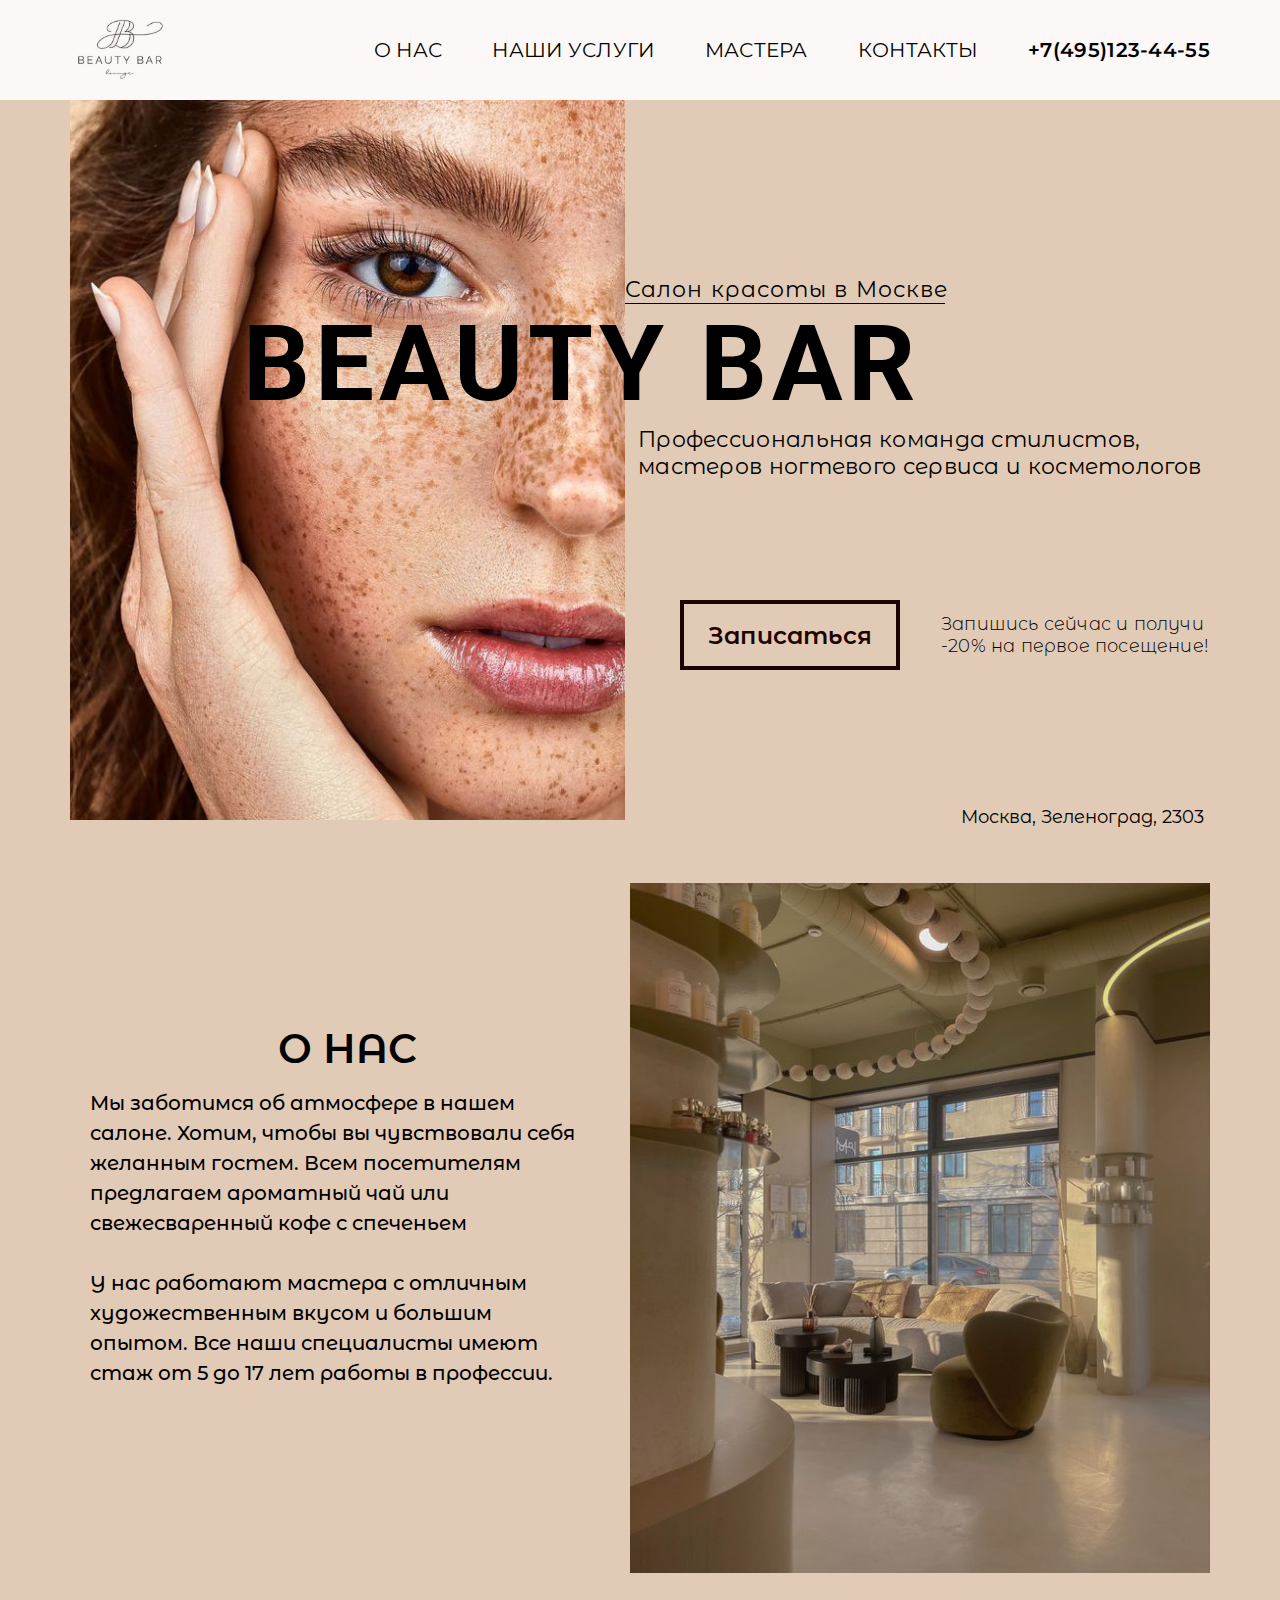
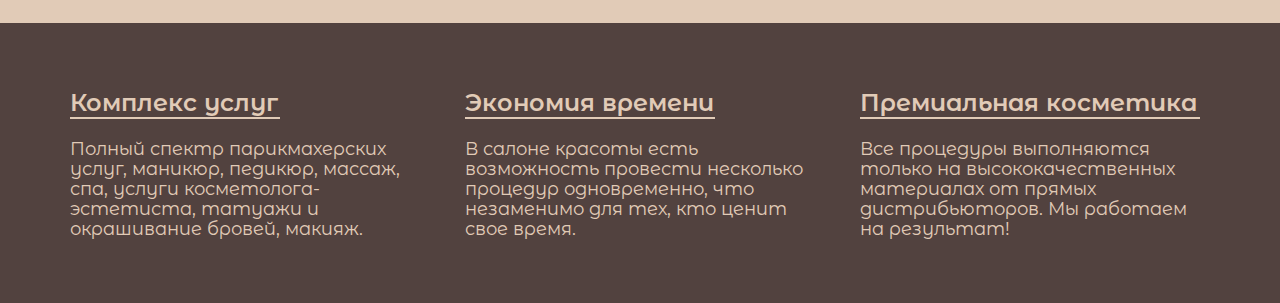
<file: index.html>
<!DOCTYPE html>
<html lang="en">

<head>
    <meta charset="UTF-8">
    <meta name="viewport" content="width=device-width, initial-scale=1.0">
    <link rel="stylesheet" href="css/style.css">
    <link rel="preconnect" href="https://fonts.googleapis.com">
    <link rel="preconnect" href="https://fonts.gstatic.com" crossorigin>
    <link
        href="https://fonts.googleapis.com/css2?family=Montserrat+Alternates:wght@300;400;500;600&family=Montserrat:wght@300;400;500;600&family=Roboto:wght@700;900&display=swap"
        rel="stylesheet">
    <link rel="icon" href="img/логотип.jpg">


    <meta name="description" content="Салон красоты в Москве">
    <title>BEAUTY BAR</title>
</head>


<body>
    <header class="header">
        <!-- комментарий -->
        <div class="header_container">
            <div class="header_body">
                <img class="header__logo" src="img/логотип.jpg">
                <div class="header_burger">
                    <span></span>
                </div>
                <nav class="header__menu">
                    <ul class="header__list">
                        <li><a class="header__link" href="index.html">О нас</a></li>
                        <li><a class="header__link" href="page2.html">Наши услуги</a></li>
                        <li><a class="header__link" href="page3.html">Мастера</a></li>
                        <li><a class="header__link" href="page5.html">Контакты</a></li>
                        <li><a class="header__link" href="tel:+74951234455">+7(495)123-44-55</a></li>
                    </ul>
                </nav>
            </div>
        </div>
    </header>


    <main>
        <div class="container">
            <!-- левая часть первой секции -->
            <div class="left-wrapper">
                <img class="page1-picture1" src="img/картинка 1-страница 1.jpg"
                    alt="Фото_модели">
            </div>

            <!-- правая часть первой секции -->
            <div class="right-wrapper">
                <p class="right-wrapper__text1">Салон красоты в Москве
                    <hr class="title__hr" />
                </p>
                <!-- заголовок -->
                <h1 class="right-wrapper__title">BEAUTY BAR</h1>
                <!-- текст -->
                <p class="right-wrapper__text2">Профессиональная команда стилистов, мастеров ногтевого сервиса и
                    косметологов</p>
                <!-- кнопки -->
                <div class="right-wrapper__button">
                    <button class="buttons__main-btn">Записаться</button>
                    <div class="right-wrapper__icon-btn">
                        <p class="buttons__text">Запишись сейчас и получи
                            <br>-20% на первое посещение!
                        </p>
                    </div>
                </div>
                <p class="address">Москва, Зеленоград, 2303</p>
            </div>

            <div class="address2">Москва, Зеленоград, 2303</div>

            <!-- 2 часть страницы -->
            <div class="container-page1-part2">
                <div class="left-wrapper-part2">
                    <p class="left-wrapper-part2__text1">О НАС</p>
                    <p class="left-wrapper-part2__text2">
                        Мы заботимся об атмосфере в нашем салоне. Хотим, чтобы вы
                        чувствовали себя желанным гостем. Всем посетителям предлагаем ароматный чай или свежесваренный
                        кофе с спеченьем<br><br>
                        У нас работают мастера с отличным художественным вкусом и большим опытом. Все наши
                        специалисты имеют стаж от 5 до 17 лет работы в профессии.</p>
                </div>
                    <img class="right-wrapper-part2__img" src="img/картинка 2.jpg" alt="Фото_Салона">
            </div>
        </div>
    </main>
    <footer>
        <div class="footer-conteiner">
            <div class="footer-container__div">
                <p class="footer-container__title">Комплекс услуг</p>
                <hr class="title-part2__hr1" />
                <p class="footer-container__article">Полный спектр парикмахерских услуг,  маникюр, педикюр, массаж, спа, услуги косметолога-эстетиста, татуажи и окрашивание бровей, макияж.</p>
            </div>
            <div class="footer-container__div">
                <p class="footer-container__title">Экономия времени</p>
                <hr class="title-part2__hr2" />
                <p class="footer-container__article">В салоне красоты есть возможность провести несколько процедур одновременно, что незаменимо для тех, кто ценит свое время.</p>
            </div>
            <div class="footer-container__div">
                <p class="footer-container__title">Премиальная косметика</p>
                <hr class="title-part2__hr3" />
                <p class="footer-container__article">Все процедуры выполняются только на высококачественных материалах от прямых дистрибьюторов. Мы работаем на результат!</p>
            </div>
        </div>
    </footer>
    <script src="https://ajax.googleapis.com/ajax/libs/jquery/3.5.1/jquery.min.js"></script>
    <script src="https://code.jquery.com/jquery-3.4.1.slim.min.js"></script>
    <script src="js/script.js"></script>
</body>

</html>
</file>
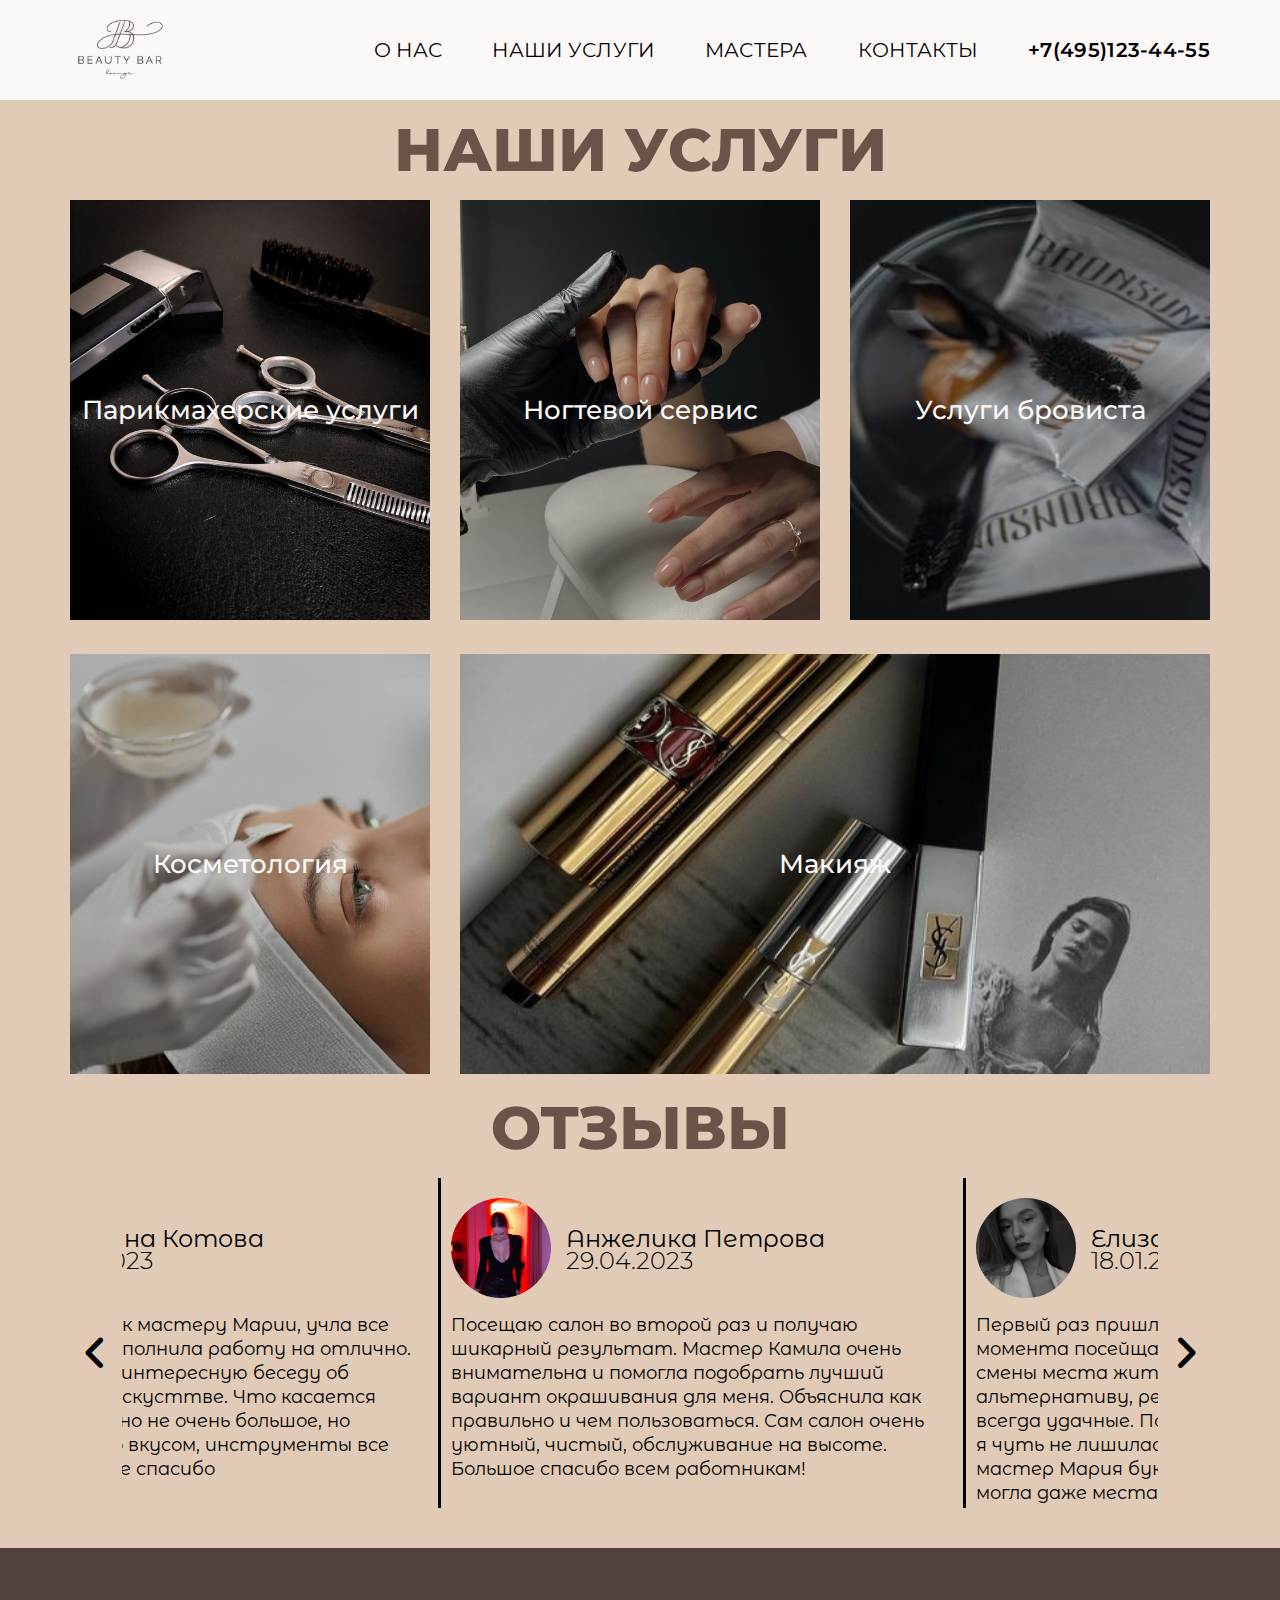
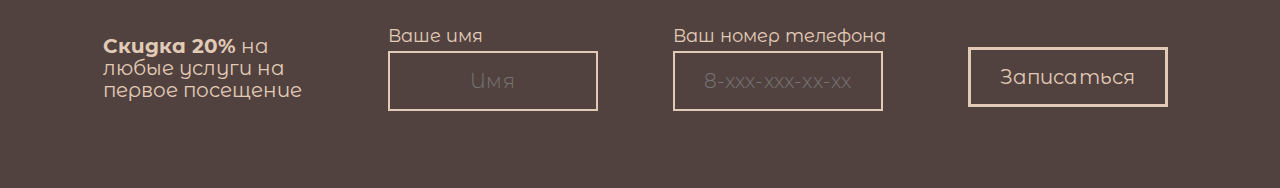
<file: page2.html>
<!DOCTYPE html>
<html lang="en">

<head>
    <meta charset="UTF-8">
    <meta name="viewport" content="width=device-width, initial-scale=1.0">
    <link rel="stylesheet" href="css/style-page2.css">
    <link rel="preconnect" href="https://fonts.googleapis.com">
    <link rel="preconnect" href="https://fonts.gstatic.com" crossorigin>
    <link rel="stylesheet" href="https://cdnjs.cloudflare.com/ajax/libs/font-awesome/6.3.0/css/all.min.css">
    <link
        href="https://fonts.googleapis.com/css2?family=Montserrat+Alternates:wght@300;400;500;600&family=Montserrat:wght@300;400;500;600&family=Roboto:wght@700;900&display=swap"
        rel="stylesheet">


    <meta name="description" content="Салон красоты в Москве">
    <title>BEAUTY BAR</title>
</head>


<body>
    <header class="header">
        <div class="header_container">
            <div class="header_body">
                <img class="header__logo" src="img/логотип.jpg">
                <div class="header_burger">
                    <span></span>
                </div>
                <nav class="header__menu">
                    <ul class="header__list">
                        <li><a class="header__link" href="index.html">О нас</a></li>
                        <li><a class="header__link" src="page2.html">Наши услуги</a></li>
                        <li><a class="header__link" href="page3.html">Мастера</a></li>
                        <li><a class="header__link" href="page5.html">Контакты</a></li>
                        <li><a class="header__link" href="tel:+74951234455">+7(495)123-44-55</a></li>
                    </ul>
                </nav>
            </div>
        </div>
    </header>

    <main>
        <div class="container">
            <h1 class="h-title">НАШИ УСЛУГИ</h1>
            <div class="gallery">
                <div class="picture1">
                    <div class="gallery-text1">
                        <p>Парикмахерские услуги</p>
                    </div>
                    <div class="image1">
                        <a href="page4.html" class="gallery-href"><img src="img/картинка 10.jpg" alt="Image 1"></a>
                    </div>
                </div>

                <div class="picture2">
                    <div class="gallery-text2">
                        <p>Ногтевой сервис</p>
                    </div>
                    <div class="image2">
                        <a href="page4.2.html" class="gallery-href"><img src="img/картинка 11.jpg" alt="Image 2"></a>
                    </div>
                </div>

                <div class="picture3">
                    <div class="gallery-text3">
                        <p>Услуги бровиста</p>
                    </div>
                    <div class="image3">
                        <a href="page4.3.html" class="gallery-href"><img src="img/картинка 14.jpg" alt="Image 3"></a>
                    </div>
                </div>

                <div class="picture4">
                    <div class="gallery-text4">
                        <p>Косметология</p>
                    </div>
                    <div class="image4">
                        <a href="page4.4.html" class="gallery-href"><img src="img/картинка 17.jpg" alt="Image 4"></a>
                    </div>
                </div>

                <div class="picture5">
                    <div class="gallery-text5">
                        <p>Макияж</p>
                    </div>
                    <div class="image5">
                        <a href="page4.5.html" class="gallery-href"><img src="img/картинка 15.jpg" alt="Image 5"></a>
                    </div>
                </div>
            </div>
            
            <h1 class="h-title2">ОТЗЫВЫ</h1>
            <div class="wrapper">
                <i id="left" class="fa-solid fa-angle-left"></i>
                <ul class="carousel">
                    <li class="card">
                        <div class="img"><img src="img/картинка 39.jpg" alt="img" draggable="false">
                            <p class="carousel-title"><b>Елизавета Фролова</b>
                                <br>18.01.2022</p>
                        </div>
                        <span>Первый раз пришла сюда 3 года назад и с того момента посейщаю именно этот салон. Из-за смены места жительста пришлось искать альтернативу, результаты получались не всегда удачные. После последнего окрашивания я чуть не лишилась волос! После 4 часов работы мастер Мария буквально спасла мои волосы. Не могла даже местать о таком, спасибо!</span>
                    </li>

                    <li class="card">
                        <div class="img"><img src="img/картинка 40.jpg" alt="img" draggable="false">
                            <p class="carousel-title"><b>Юлия Петрова</b>
                            <br>21.03.2022</p>
                        </div>
                        <span>Окола года пользуюсь услугами косметолога-эстетиста Юлии. Мастер внимательна к моим пожеланиям и комфорту. Выхожу всегда с хорошим настроением и результатом. Также делала маникюр в этом салоне у нескольких мастеров, не выделила для себя конкретного, потому что здесь все и всегда на высшем уровне!</span>
                    </li>

                    <li class="card">
                        <div class="img"><img src="img/картинка 42.jpg" alt="img" draggable="false">
                            <p class="carousel-title"><b>Александра Яковчук</b>
                            <br>11.09.2022</p>
                        </div>
                        <span>Обожаю этот салон, хожу сюда регулярно уже больше года! Стильное оформление салона, хорошая и дорогая косметика, вежливые и внимательные мастера (я хожу к мастеру Марии и бровисту Анастасии). Очень рекомендую данный салон, тк знаю как сложно найти хороший салон, чтобы качество услуг соответствовало адекватному ценнику!</span>
                    </li>

                    <li class="card">
                        <div class="img"><img src="img/картинка 41.jpg" alt="img" draggable="false">
                            <p class="carousel-title"><b>Мария Иванова</b>
                            <br>25.11.2022</p>
                        </div>
                        <span>Мой любимый салон. Очень внимательный персонал, все чисто, красиво, приятно. У меня очень близко сосуды находятся к кутикуле и меня постоянно режут, тут мастера очень внимательные и такого не происходит. Довольна, хожу только сюда. Чаще всего хожу к мастеру Дарье, мы быстро нашли общий язык.</span>
                    </li>

                    <li class="card">
                        <div class="img"><img src="img/картинка 43.jpg" alt="img" draggable="false">
                            <p class="carousel-title"><b>Татьяна Котова</b>
                            <br>13.01.2023</p>
                        </div>
                        <span>Ходила на маникюр к мастеру Марии, учла все мои пожелания и выполнила работу на отлично. К тому же развили интересную беседу об изобразительном искусттве. Что касается самого места, то оно не очень большое, но весьма уютное и со вкусом, инструменты все стирильны. Большое спасибо</span>
                    </li>

                    <li class="card">
                        <div class="img"><img src="img/картинка 44.jpg" alt="img" draggable="false">
                            <p class="carousel-title"><b>Анжелика Петрова</b>
                            <br>29.04.2023</p>
                        </div>
                        <span>Посещаю салон во второй раз и получаю шикарный результат. Мастер Камила очень внимательна и помогла подобрать лучший вариант окрашивания для меня. Объяснила как правильно и чем пользоваться. Сам салон очень уютный, чистый, обслуживание на высоте. Большое спасибо всем работникам!</span>
                    </li>
                </ul>
                <i id="right" class="fa-solid fa-angle-right"></i>
            </div>


        </div>

    </main> 

    <footer>
        <div class="footer-conteiner">
            <div class="footer-container__div">
                <p class="footer-container__article"><b>Скидка 20%</b> на любые услуги на первое посещение</p>
            </div>
            <div class="footer-container__div">
                <p class="footer-container__title">Ваше имя</p>
                <input name="login" placeholder="Имя">
            </div>
            <div class="footer-container__div">
                <p class="footer-container__title">Ваш номер телефона</p>
                <input type="tel" name="tel" pattern="8-[0-9]{3}-[0-9]{3}-[0-9]{2}-[0-9]{2}" placeholder="8-xxx-xxx-xx-xx">
            </div>
            <div class="footer-container__div">
                <br>
                <button>Записаться</button>
            </div>
        </div>
    </footer>

    <script src="https://ajax.googleapis.com/ajax/libs/jquery/3.5.1/jquery.min.js"></script>
    <script src="https://code.jquery.com/jquery-3.4.1.slim.min.js"></script>
    <script src="js/script2.js"></script>
</body>
</html>
</file>
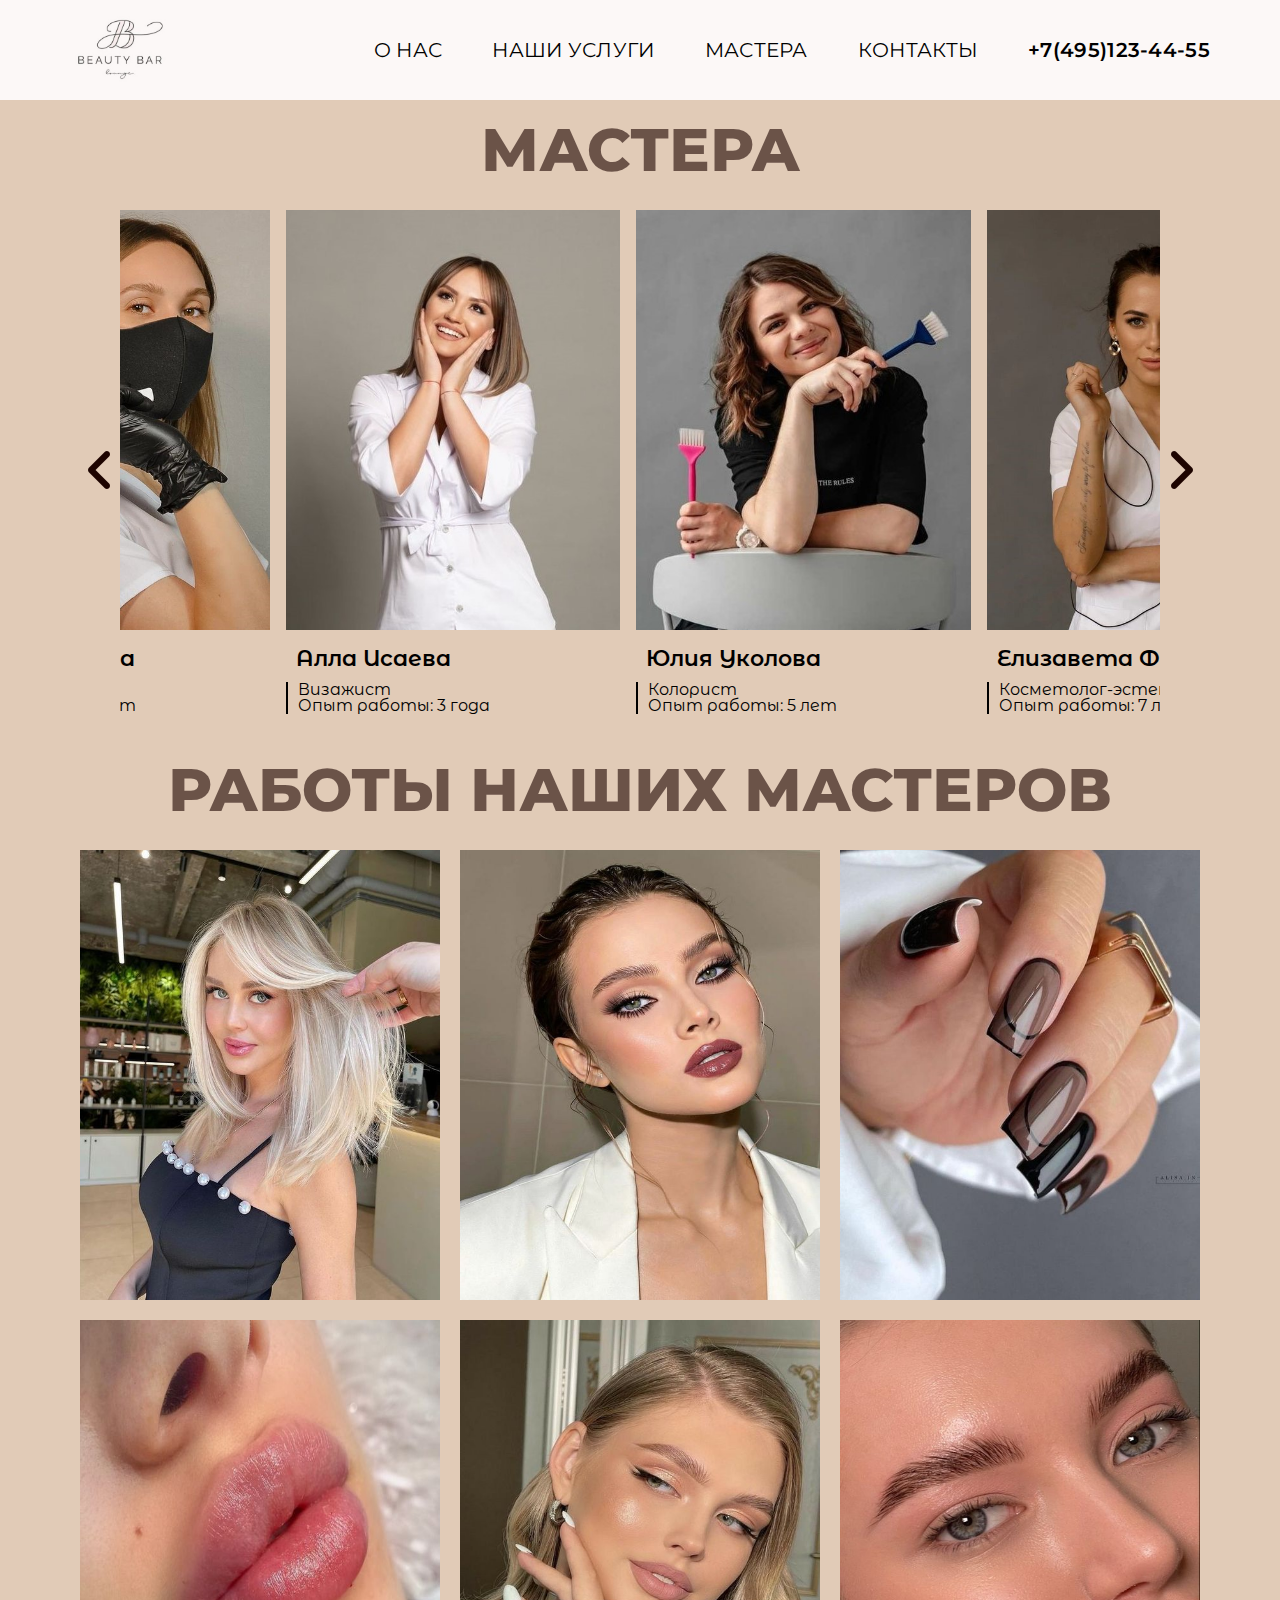
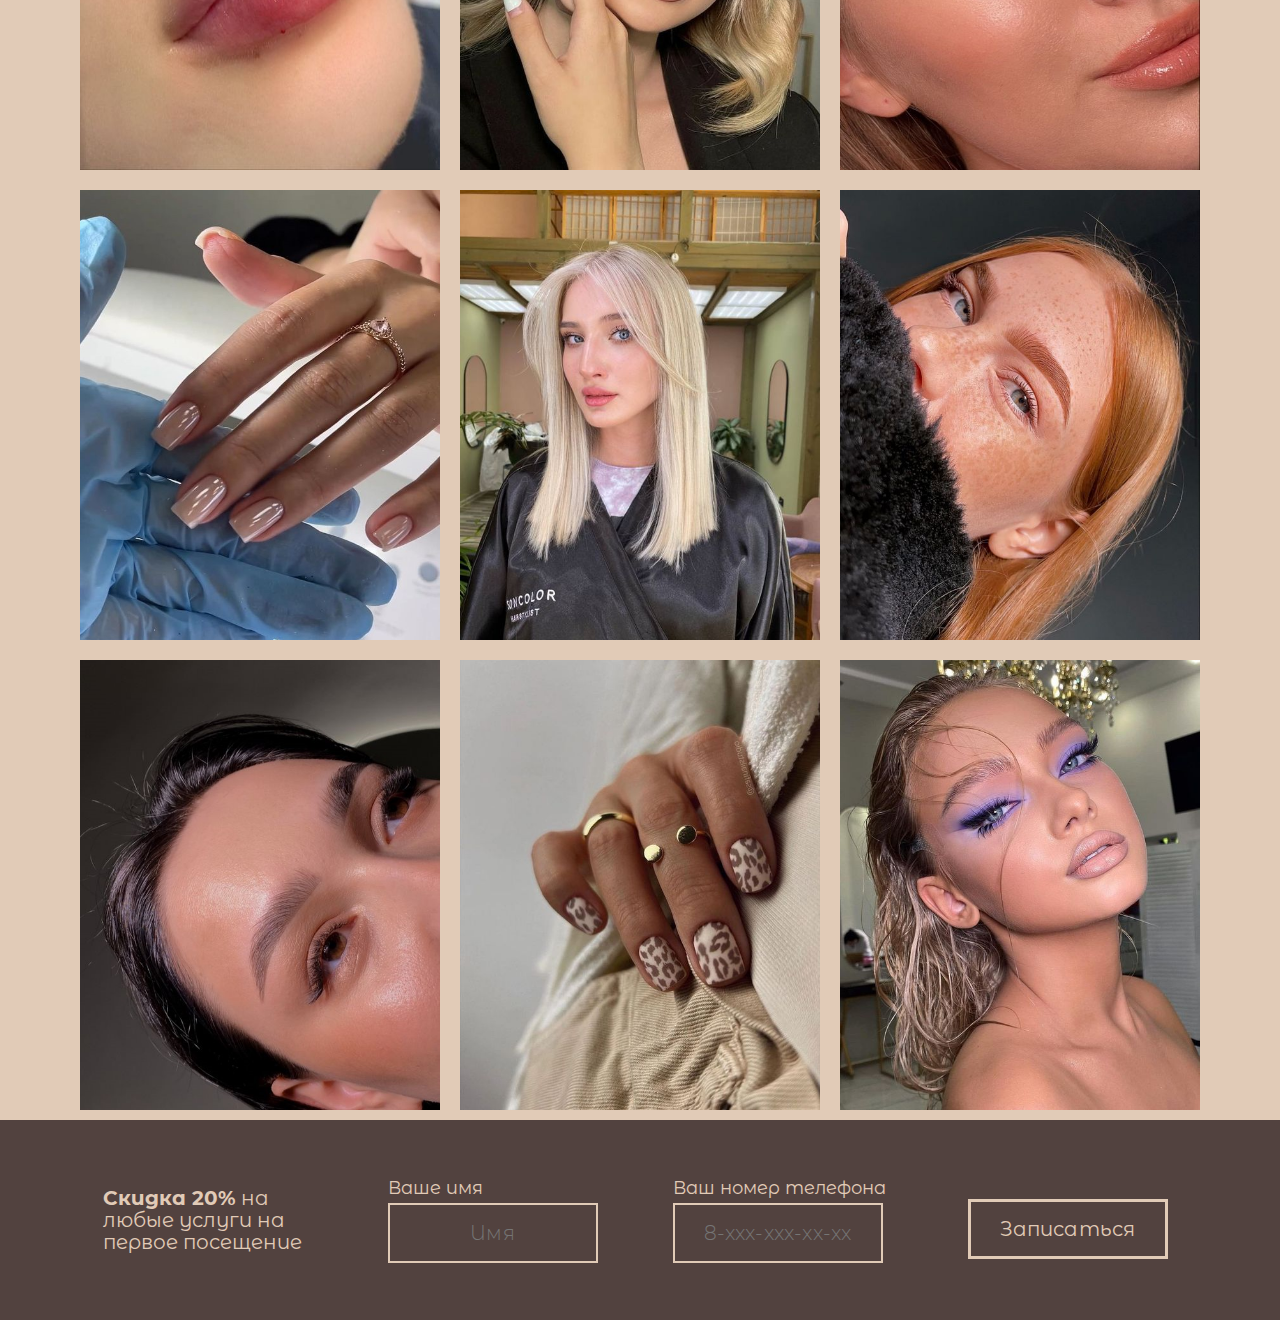
<file: page3.html>
<!DOCTYPE html>
<html lang="en">

<head>
    <meta charset="UTF-8">
    <meta name="viewport" content="width=device-width, initial-scale=1.0">
    <link rel="stylesheet" href="css/style-page3.css">
    <link rel="preconnect" href="https://fonts.googleapis.com">
    <link rel="preconnect" href="https://fonts.gstatic.com" crossorigin>
    <link rel="stylesheet" href="https://cdnjs.cloudflare.com/ajax/libs/font-awesome/6.3.0/css/all.min.css">
    <link
        href="https://fonts.googleapis.com/css2?family=Montserrat+Alternates:wght@300;400;500;600&family=Montserrat:wght@300;400;500;600&family=Roboto:wght@700;900&display=swap"
        rel="stylesheet">


    <meta name="description" content="Салон красоты в Москве">
    <title>BEAUTY BAR</title>
</head>


<body>
    <header class="header">
        <div class="header_container">
            <div class="header_body">
                <img class="header__logo" src="img/логотип.jpg">
                <div class="header_burger">
                    <span></span>
                </div>
                <nav class="header__menu">
                    <ul class="header__list">
                        <li><a class="header__link" href="index.html">О нас</a></li>
                        <li><a class="header__link" href="page2.html">Наши услуги</a></li>
                        <li><a class="header__link" href="page3.html">Мастера</a></li>
                        <li><a class="header__link" href="page5.html">Контакты</a></li>
                        <li><a class="header__link" href="tel:+74951234455">+7(495)123-44-55</a></li>
                    </ul>
                </nav>
            </div>
        </div>
    </header>


    <main>
        <div class="container">
            <h1 class="masters">МАСТЕРА</h1>
            <div class="wrapper">
                <i id="left" class="fa-solid fa-angle-left"></i>
                <ul class="carousel">
                    <li class="card">
                        <div class="img"><img src="img/картинка 23.jpg" alt="img" draggable="false"></div>
                        <h2>Елизавета Фролова</h2>
                        <span>Косметолог-эстетист<br>Опыт работы: 7 лет</span>
                    </li>

                    <li class="card">
                        <div class="img"><img src="img/картинка 22.jpg" alt="img" draggable="false"></div>
                        <h2>Анастасия Савельева</h2>
                        <span>Мастер-бровист<br>Опыт работы: 5 лет</span>
                    </li>

                    <li class="card">
                        <div class="img"><img src="img/картинка 21.jpg" alt="img" draggable="false"></div>
                        <h2>Мария Дмитрова</h2>
                        <span>Парикмахер-стилист<br>Опыт работы 10 лет</span>
                    </li>

                    <li class="card">
                        <div class="img"><img src="img/картинка 24.jpg" alt="img" draggable="false"></div>
                        <h2>Ольга Петрова</h2>
                        <span>Мастер маникюра <br>Опыт работы: 5 лет</span>
                    </li>

                    <li class="card">
                        <div class="img"><img src="img/картинка 25.jpg" alt="img" draggable="false"></div>
                        <h2>Алла Исаева</h2>
                        <span>Визажист <br>Опыт работы: 3 года</span>
                    </li>

                    <li class="card">
                        <div class="img"><img src="img/картинка 26.jpg" alt="img" draggable="false"></div>
                        <h2>Юлия Уколова</h2>
                        <span>Колорист <br>Опыт работы: 5 лет</span>
                    </li>
                </ul>
                <i id="right" class="fa-solid fa-angle-right"></i>
            </div>

            <h1 class="gallery-text">РАБОТЫ НАШИХ МАСТЕРОВ</h1>
            <div class="gallery">
                <div class="image"><img src="img/картинка 29.jpg" alt="Image 1"></div>
                <div class="image"><img src="img/картинка 34.jpg" alt="Image 2"></div>
                <div class="image"><img src="img/картинка 32.jpg" alt="Image 3"></div>
                <div class="image"><img src="img/картинка 30.jpg" alt="Image 4"></div>
                <div class="image"><img src="img/картинка 33.jpg" alt="Image 5"></div>
                <div class="image"><img src="img/картинка 35.jpg" alt="Image 6"></div>
                <div class="image"><img src="img/картинка 31.jpg" alt="Image 7"></div>
                <div class="image"><img src="img/картинка 28.jpg" alt="Image 8"></div>
                <div class="image"><img src="img/картинка 27.jpg" alt="Image 9"></div>
                <div class="image"><img src="img/картинка 38.jpg" alt="Image 10"></div>
                <div class="image"><img src="img/картинка 37.jpg" alt="Image 11"></div>
                <div class="image"><img src="img/картинка 36.jpg" alt="Image 12"></div>
            </div>
        </div>
    </main>


    <footer>
        <div class="footer-conteiner">
            <div class="footer-container__div">
                <p class="footer-container__article"><b>Скидка 20%</b> на любые услуги на первое посещение</p>
            </div>
            <div class="footer-container__div">
                <p class="footer-container__title">Ваше имя</p>
                <input name="login" placeholder="Имя">
            </div>
            <div class="footer-container__div">
                <p class="footer-container__title">Ваш номер телефона</p>
                <input type="tel" name="tel" 
   pattern="8-[0-9]{3}-[0-9]{3}-[0-9]{2}-[0-9]{2}" placeholder="8-xxx-xxx-xx-xx">
            </div>
            <div class="footer-container__div">
                <br>
                <button>Записаться</button>
            </div>
        </div>
    </footer>

    <script src="https://ajax.googleapis.com/ajax/libs/jquery/3.5.1/jquery.min.js"></script>
    <script src="https://code.jquery.com/jquery-3.4.1.slim.min.js"></script>
    <script src="js/script3.js"></script>
</body>
</html>
</file>
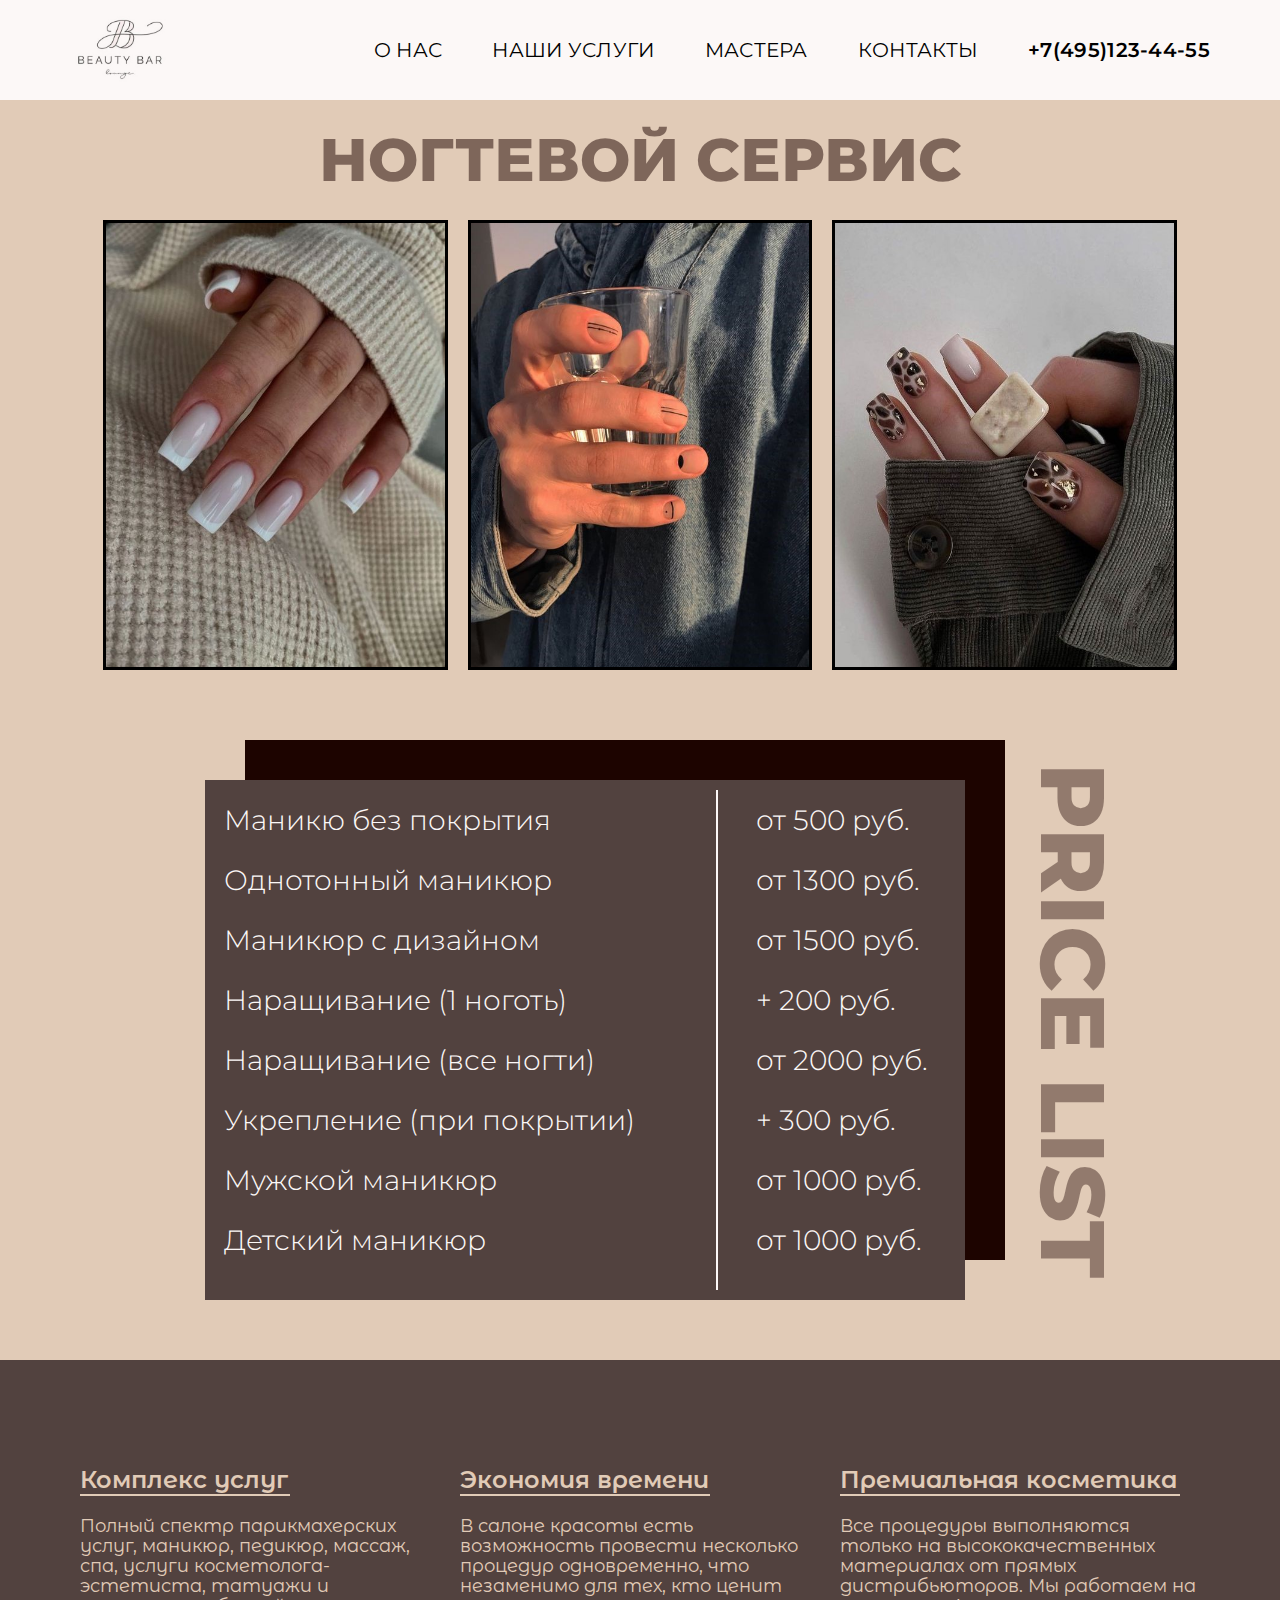
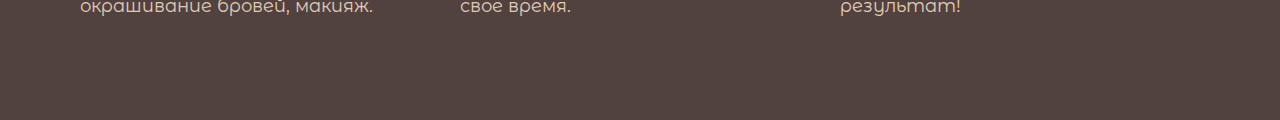
<file: page4.2.html>
<!DOCTYPE html>
<html lang="en">

<head>
    <meta charset="UTF-8">
    <meta name="viewport" content="width=device-width, initial-scale=1.0">
    <link rel="stylesheet" href="css/style-page4.css">
    <link rel="preconnect" href="https://fonts.googleapis.com">
    <link rel="preconnect" href="https://fonts.gstatic.com" crossorigin>
    <link
        href="https://fonts.googleapis.com/css2?family=Montserrat+Alternates:wght@300;400;500;600&family=Montserrat:wght@300;400;500;600&family=Roboto:wght@700;900&display=swap"
        rel="stylesheet">


    <meta name="description" content="Салон красоты в Москве">
    <title>BEAUTY BAR</title>
</head>


<body>
    <header class="header">
        <div class="header_container">
            <div class="header_body">
                <img class="header__logo" src="img/логотип.jpg">
                <div class="header_burger">
                    <span></span>
                </div>
                <nav class="header__menu">
                    <ul class="header__list">
                        <li><a class="header__link" href="index.html">О нас</a></li>
                        <li><a class="header__link" href="page2.html">Наши услуги</a></li>
                        <li><a class="header__link" href="page3.html">Мастера</a></li>
                        <li><a class="header__link" href="page5.html">Контакты</a></li>
                        <li><a class="header__link" href="tel:+74951234455">+7(495)123-44-55</a></li>
                    </ul>
                </nav>
            </div>
        </div>
    </header>

    <main>
        <div class="container">
            <h1>НОГТЕВОЙ СЕРВИС</h1>
            <div class="gallery">
                <div class="image1"><img src="img/картинка 50.jpg" alt="Image 1"></div>
                <div class="image2"><img src="img/картинка 47.jpg" alt="Image 2"></div>
                <div class="image3"><img src="img/картинка 49.jpg" alt="Image 3"></div>
            </div>

            <div class="price">
                <div class="price-list">
                    <div class="price-list__level1">
                    </div>
                    <div class="price-list__level2">
                        <div class="price-list__level2__name">
                            <p>Маникю без покрытия</p>
                            <p>Однотонный маникюр</p>
                            <p>Маникюр с дизайном</p>
                            <p>Наращивание (1 ноготь)</p>
                            <p>Наращивание (все ногти)</p>
                            <p>Укрепление (при покрытии)</p>
                            <p>Мужской маникюр</p>
                            <p>Детский маникюр</p>
                        </div>
                        <div class="price-list__level2__coast">
                            <p>от 500 руб.</p>
                            <p>от 1300 руб.</p>
                            <p>от 1500 руб.</p>
                            <p>+ 200 руб.</p>
                            <p>от 2000 руб.</p>
                            <p>+ 300 руб.</p>
                            <p>от 1000 руб.</p>
                            <p>от 1000 руб.</p>
                        </div>
                    </div>
                </div>
                <div class="price-list-title">
                    <p>PRICE LIST</p>
                </div>
            </div>

        </div>

    </main>

    <footer>
        <div class="footer-conteiner">
            <div class="footer-container__div">
                <p class="footer-container__title">Комплекс услуг</p>
                <hr class="title-part2__hr1" />
                <p class="footer-container__article">Полный спектр парикмахерских услуг,  маникюр, педикюр, массаж, спа, услуги косметолога-эстетиста, татуажи и окрашивание бровей, макияж.</p>
            </div>
            <div class="footer-container__div">
                <p class="footer-container__title">Экономия времени</p>
                <hr class="title-part2__hr2" />
                <p class="footer-container__article">В салоне красоты есть возможность провести несколько процедур одновременно, что незаменимо для тех, кто ценит свое время.</p>
            </div>
            <div class="footer-container__div">
                <p class="footer-container__title">Премиальная косметика</p>
                <hr class="title-part2__hr3" />
                <p class="footer-container__article">Все процедуры выполняются только на высококачественных материалах от прямых дистрибьюторов. Мы работаем на результат!</p>
            </div>
        </div>
    </footer>


    <script src="https://ajax.googleapis.com/ajax/libs/jquery/3.5.1/jquery.min.js"></script>
    <script src="https://code.jquery.com/jquery-3.4.1.slim.min.js"></script>
    <script src="js/script4.js"></script>
</body>

</html>
</file>
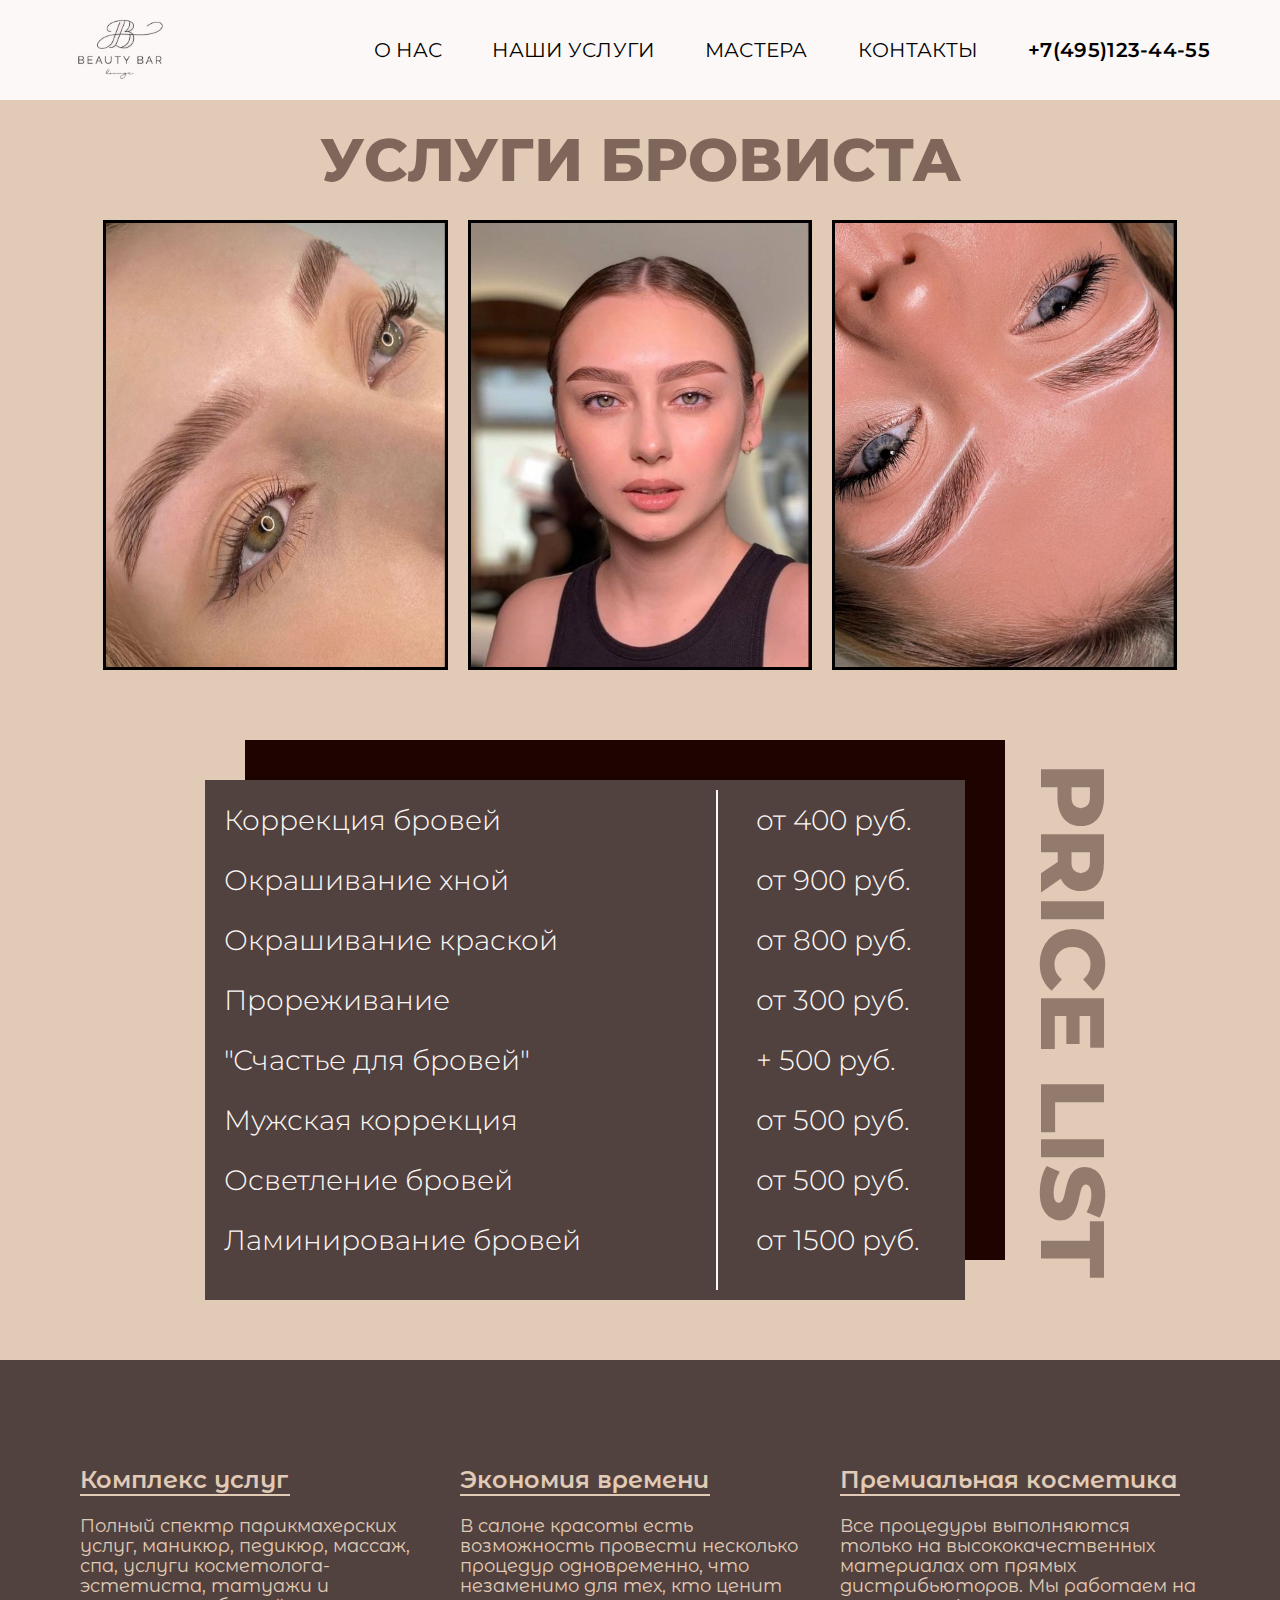
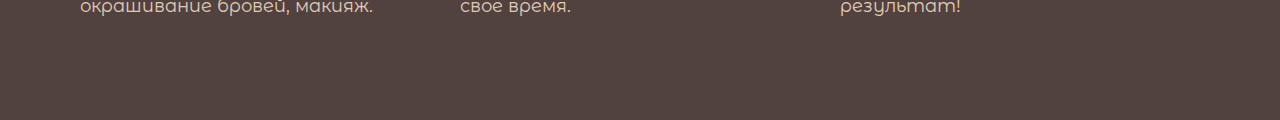
<file: page4.3.html>
<!DOCTYPE html>
<html lang="en">

<head>
    <meta charset="UTF-8">
    <meta name="viewport" content="width=device-width, initial-scale=1.0">
    <link rel="stylesheet" href="css/style-page4.css">
    <link rel="preconnect" href="https://fonts.googleapis.com">
    <link rel="preconnect" href="https://fonts.gstatic.com" crossorigin>
    <link
        href="https://fonts.googleapis.com/css2?family=Montserrat+Alternates:wght@300;400;500;600&family=Montserrat:wght@300;400;500;600&family=Roboto:wght@700;900&display=swap"
        rel="stylesheet">


    <meta name="description" content="Салон красоты в Москве">
    <title>BEAUTY BAR</title>
</head>


<body>
    <header class="header">
        <div class="header_container">
            <div class="header_body">
                <img class="header__logo" src="img/логотип.jpg">
                <div class="header_burger">
                    <span></span>
                </div>
                <nav class="header__menu">
                    <ul class="header__list">
                        <li><a class="header__link" href="index.html">О нас</a></li>
                        <li><a class="header__link" href="page2.html">Наши услуги</a></li>
                        <li><a class="header__link" href="page3.html">Мастера</a></li>
                        <li><a class="header__link" href="page5.html">Контакты</a></li>
                        <li><a class="header__link" href="tel:+74951234455">+7(495)123-44-55</a></li>
                    </ul>
                </nav>
            </div>
        </div>
    </header>

    <main>
        <div class="container">
            <h1>УСЛУГИ БРОВИСТА</h1>
            <div class="gallery">
                <div class="image1"><img src="img/картинка 51.jpg" alt="Image 1"></div>
                <div class="image2"><img src="img/картинка 52.jpg" alt="Image 2"></div>
                <div class="image3"><img src="img/картинка 53.jpg" alt="Image 3"></div>
            </div>

            <div class="price">
                <div class="price-list">
                    <div class="price-list__level1">
                    </div>
                    <div class="price-list__level2">
                        <div class="price-list__level2__name">
                            <p>Коррекция бровей</p>
                            <p>Окрашивание хной</p>
                            <p>Окрашивание краской</p>
                            <p>Прореживание</p>
                            <p>"Счастье для бровей"</p>
                            <p>Мужская коррекция</p>
                            <p>Осветление бровей</p>
                            <p>Ламинирование бровей</p>
                        </div>
                        <div class="price-list__level2__coast">
                            <p>от 400 руб.</p>
                            <p>от 900 руб.</p>
                            <p>от 800 руб.</p>
                            <p>от 300 руб.</p>
                            <p>+ 500 руб.</p>
                            <p>от 500 руб.</p>
                            <p>от 500 руб.</p>
                            <p>от 1500 руб.</p>
                        </div>
                    </div>
                </div>
                <div class="price-list-title">
                    <p>PRICE LIST</p>
                </div>
            </div>

        </div>

    </main>

    <footer>
        <div class="footer-conteiner">
            <div class="footer-container__div">
                <p class="footer-container__title">Комплекс услуг</p>
                <hr class="title-part2__hr1" />
                <p class="footer-container__article">Полный спектр парикмахерских услуг,  маникюр, педикюр, массаж, спа, услуги косметолога-эстетиста, татуажи и окрашивание бровей, макияж.</p>
            </div>
            <div class="footer-container__div">
                <p class="footer-container__title">Экономия времени</p>
                <hr class="title-part2__hr2" />
                <p class="footer-container__article">В салоне красоты есть возможность провести несколько процедур одновременно, что незаменимо для тех, кто ценит свое время.</p>
            </div>
            <div class="footer-container__div">
                <p class="footer-container__title">Премиальная косметика</p>
                <hr class="title-part2__hr3" />
                <p class="footer-container__article">Все процедуры выполняются только на высококачественных материалах от прямых дистрибьюторов. Мы работаем на результат!</p>
            </div>
        </div>
    </footer>


    <script src="https://ajax.googleapis.com/ajax/libs/jquery/3.5.1/jquery.min.js"></script>
    <script src="https://code.jquery.com/jquery-3.4.1.slim.min.js"></script>
    <script src="js/script4.js"></script>
</body>

</html>
</file>
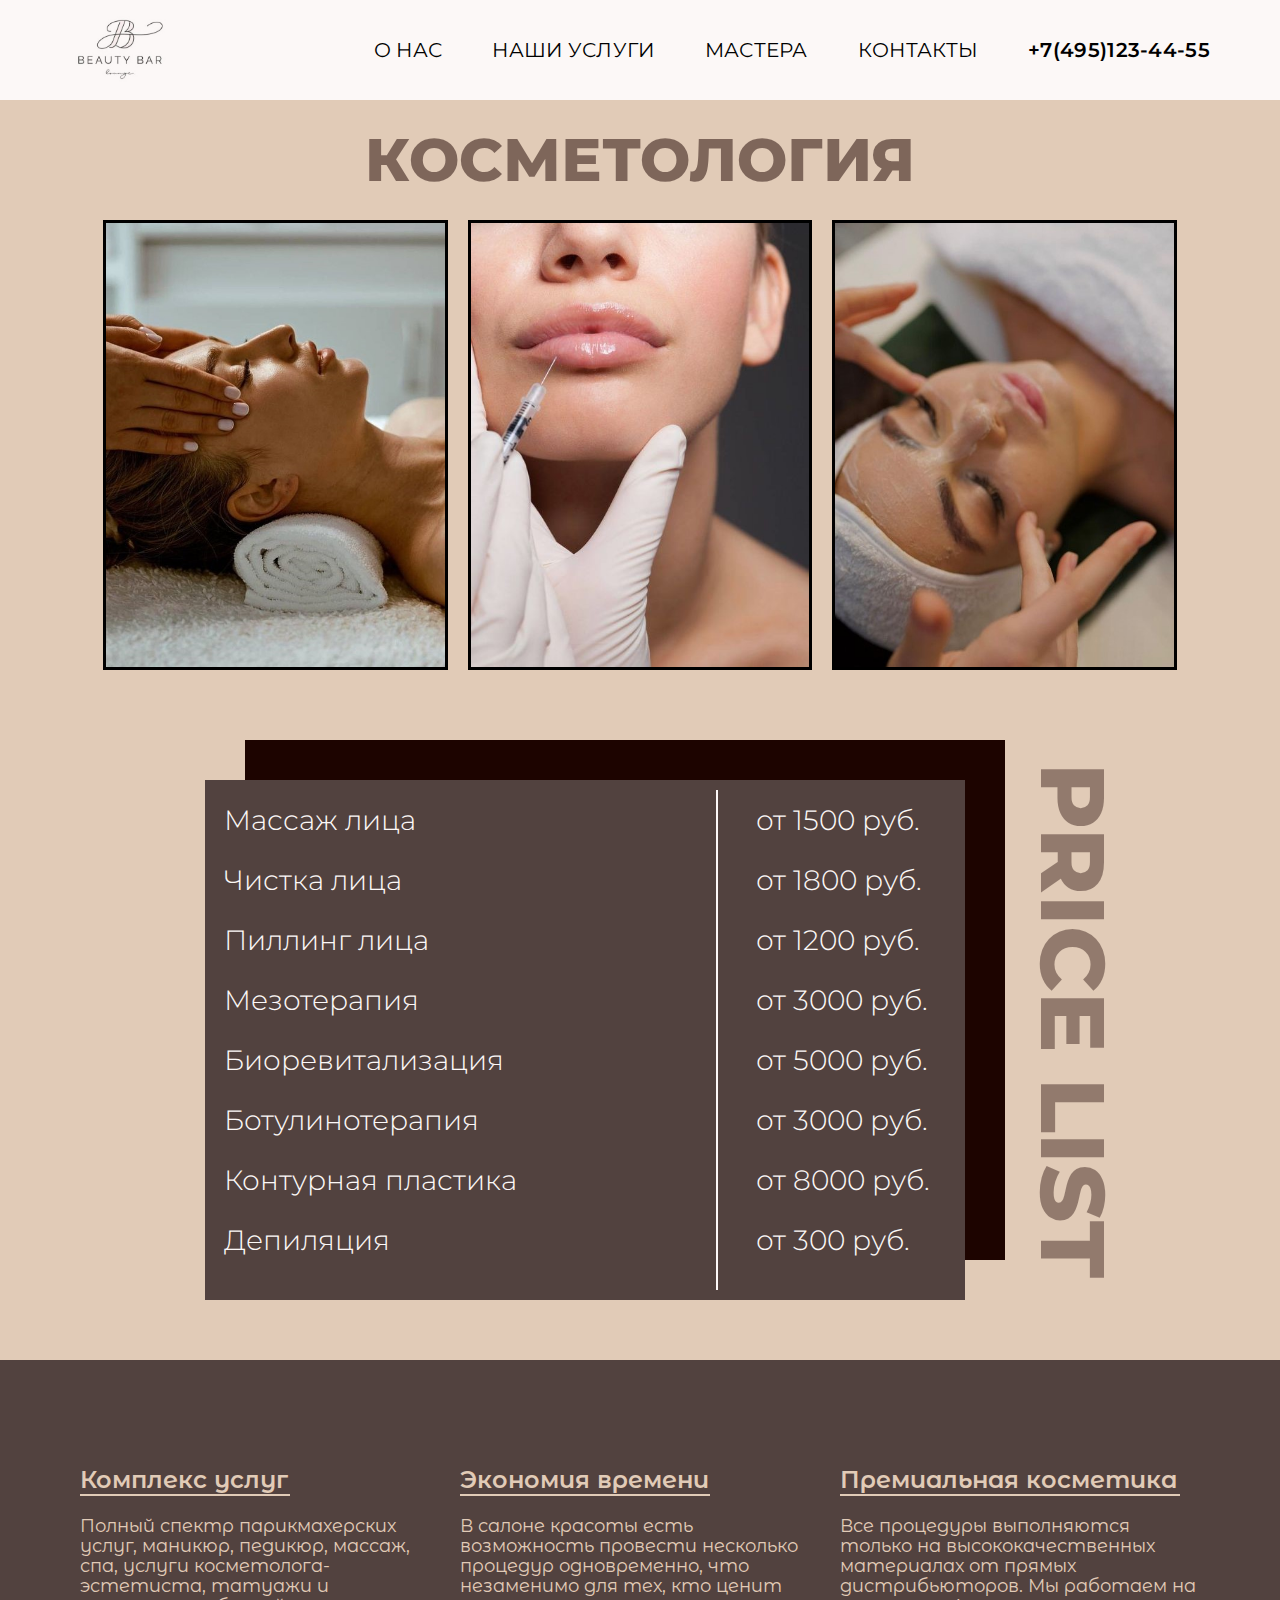
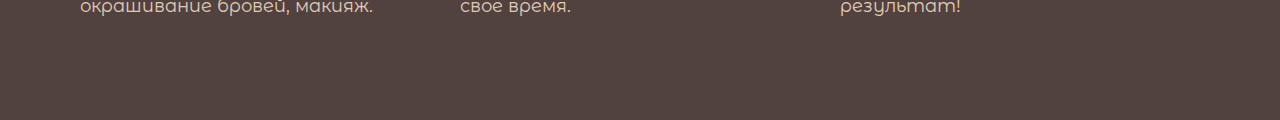
<file: page4.4.html>
<!DOCTYPE html>
<html lang="en">

<head>
    <meta charset="UTF-8">
    <meta name="viewport" content="width=device-width, initial-scale=1.0">
    <link rel="stylesheet" href="css/style-page4.css">
    <link rel="preconnect" href="https://fonts.googleapis.com">
    <link rel="preconnect" href="https://fonts.gstatic.com" crossorigin>
    <link
        href="https://fonts.googleapis.com/css2?family=Montserrat+Alternates:wght@300;400;500;600&family=Montserrat:wght@300;400;500;600&family=Roboto:wght@700;900&display=swap"
        rel="stylesheet">


    <meta name="description" content="Салон красоты в Москве">
    <title>BEAUTY BAR</title>
</head>


<body>
    <header class="header">
        <div class="header_container">
            <div class="header_body">
                <img class="header__logo" src="img/логотип.jpg">
                <div class="header_burger">
                    <span></span>
                </div>
                <nav class="header__menu">
                    <ul class="header__list">
                        <li><a class="header__link" href="index.html">О нас</a></li>
                        <li><a class="header__link" href="page2.html">Наши услуги</a></li>
                        <li><a class="header__link" href="page3.html">Мастера</a></li>
                        <li><a class="header__link" href="page5.html">Контакты</a></li>
                        <li><a class="header__link" href="tel:+74951234455">+7(495)123-44-55</a></li>
                    </ul>
                </nav>
            </div>
        </div>
    </header>

    <main>
        <div class="container">
            <h1>КОСМЕТОЛОГИЯ</h1>
            <div class="gallery">
                <div class="image1"><img src="img/картинка 54.jpg" alt="Image 1"></div>
                <div class="image2"><img src="img/картинка 56.jpg" alt="Image 2"></div>
                <div class="image3"><img src="img/картинка 55.jpg" alt="Image 3"></div>
            </div>

            <div class="price">
                <div class="price-list">
                    <div class="price-list__level1">
                    </div>
                    <div class="price-list__level2">
                        <div class="price-list__level2__name">
                            <p>Массаж лица</p>
                            <p>Чистка лица</p>
                            <p>Пиллинг лица</p>
                            <p>Мезотерапия</p>
                            <p>Биоревитализация</p>
                            <p>Ботулинотерапия</p>
                            <p>Контурная пластика</p>
                            <p>Депиляция</p>
                        </div>
                        <div class="price-list__level2__coast">
                            <p>от 1500 руб.</p>
                            <p>от 1800 руб.</p>
                            <p>от 1200 руб.</p>
                            <p>от 3000 руб.</p>
                            <p>от 5000 руб.</p>
                            <p>от 3000 руб.</p>
                            <p>от 8000 руб.</p>
                            <p>от 300 руб.</p>
                        </div>
                    </div>
                </div>
                <div class="price-list-title">
                    <p>PRICE LIST</p>
                </div>
            </div>

        </div>

    </main>

    <footer>
        <div class="footer-conteiner">
            <div class="footer-container__div">
                <p class="footer-container__title">Комплекс услуг</p>
                <hr class="title-part2__hr1" />
                <p class="footer-container__article">Полный спектр парикмахерских услуг,  маникюр, педикюр, массаж, спа, услуги косметолога-эстетиста, татуажи и окрашивание бровей, макияж.</p>
            </div>
            <div class="footer-container__div">
                <p class="footer-container__title">Экономия времени</p>
                <hr class="title-part2__hr2" />
                <p class="footer-container__article">В салоне красоты есть возможность провести несколько процедур одновременно, что незаменимо для тех, кто ценит свое время.</p>
            </div>
            <div class="footer-container__div">
                <p class="footer-container__title">Премиальная косметика</p>
                <hr class="title-part2__hr3" />
                <p class="footer-container__article">Все процедуры выполняются только на высококачественных материалах от прямых дистрибьюторов. Мы работаем на результат!</p>
            </div>
        </div>
    </footer>


    <script src="https://ajax.googleapis.com/ajax/libs/jquery/3.5.1/jquery.min.js"></script>
    <script src="https://code.jquery.com/jquery-3.4.1.slim.min.js"></script>
    <script src="js/script4.js"></script>
</body>

</html>
</file>
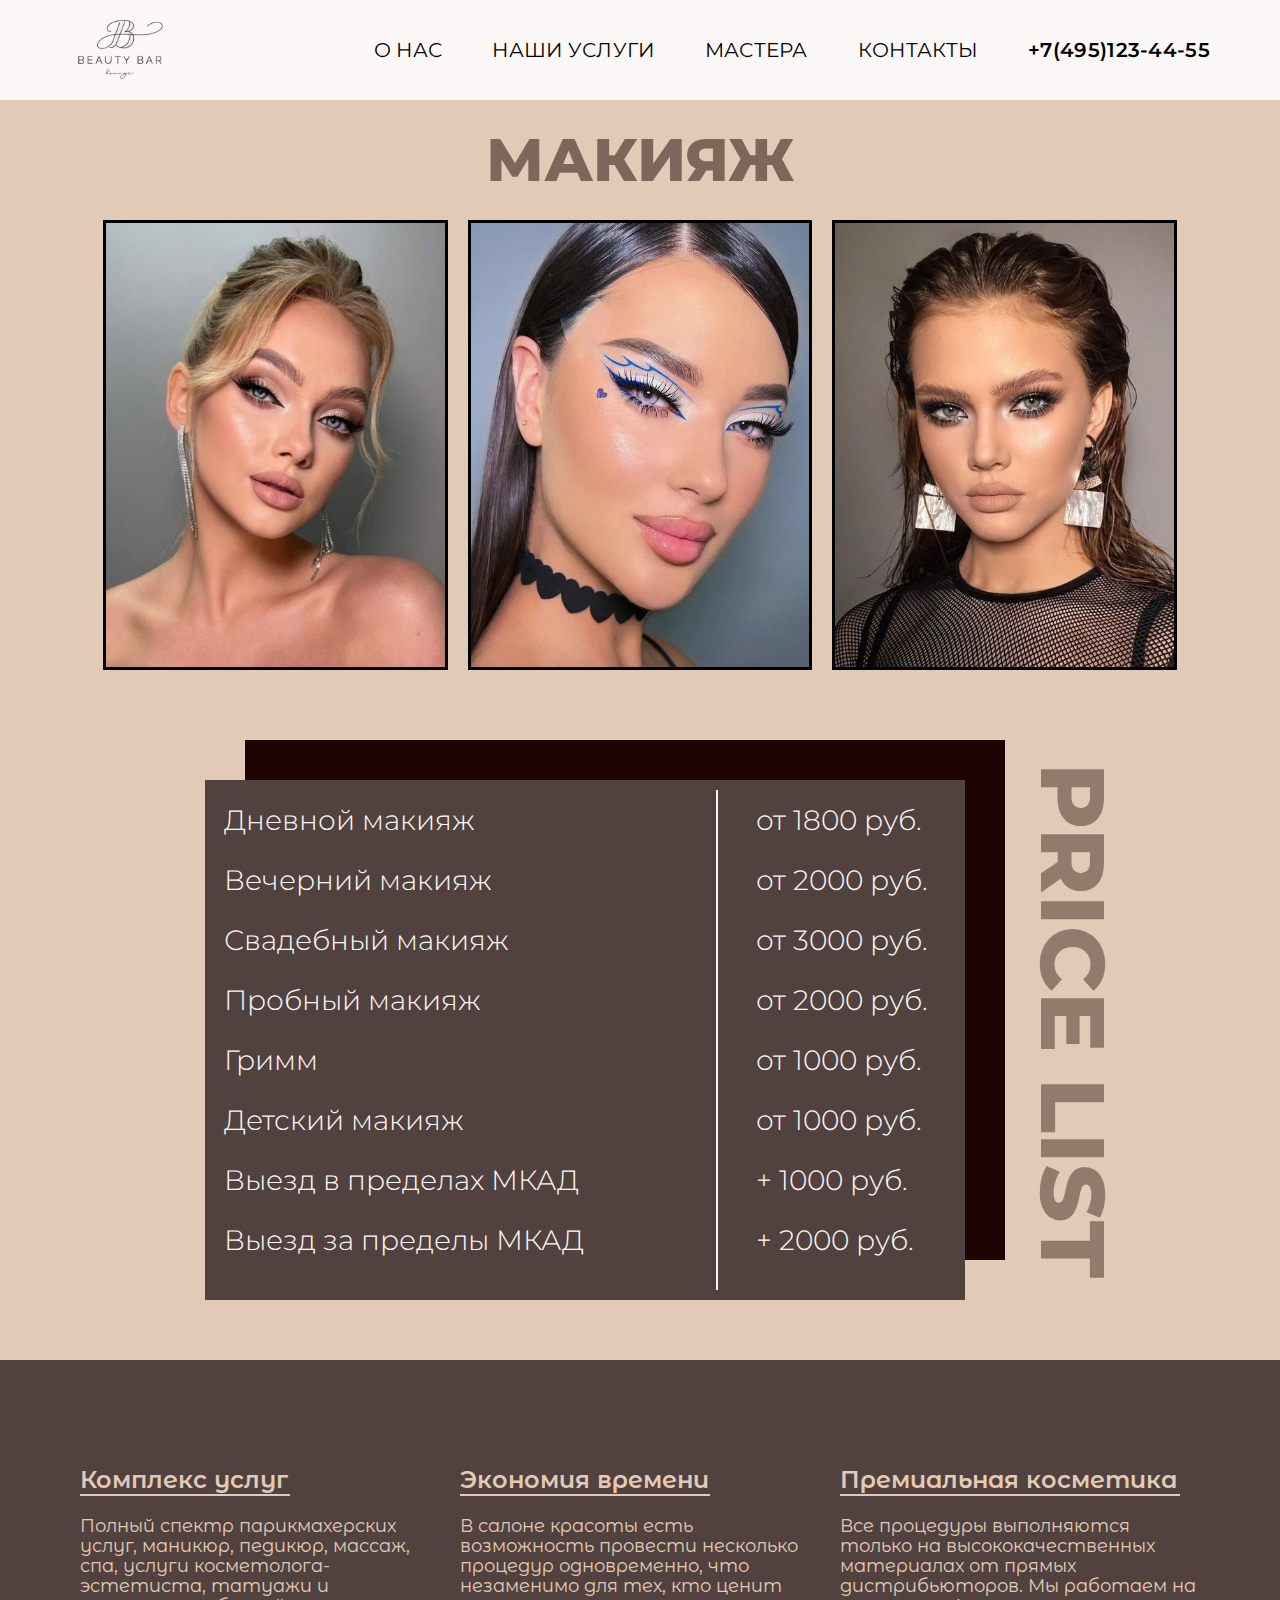
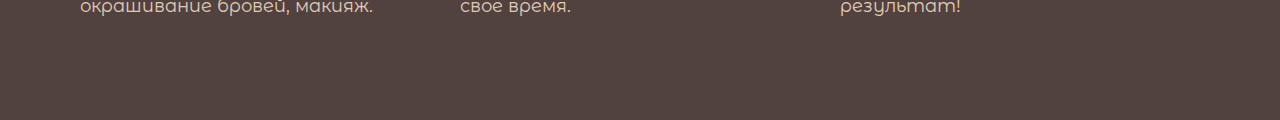
<file: page4.5.html>
<!DOCTYPE html>
<html lang="en">

<head>
    <meta charset="UTF-8">
    <meta name="viewport" content="width=device-width, initial-scale=1.0">
    <link rel="stylesheet" href="css/style-page4.css">
    <link rel="preconnect" href="https://fonts.googleapis.com">
    <link rel="preconnect" href="https://fonts.gstatic.com" crossorigin>
    <link
        href="https://fonts.googleapis.com/css2?family=Montserrat+Alternates:wght@300;400;500;600&family=Montserrat:wght@300;400;500;600&family=Roboto:wght@700;900&display=swap"
        rel="stylesheet">


    <meta name="description" content="Салон красоты в Москве">
    <title>BEAUTY BAR</title>
</head>


<body>
    <header class="header">
        <div class="header_container">
            <div class="header_body">
                <img class="header__logo" src="img/логотип.jpg">
                <div class="header_burger">
                    <span></span>
                </div>
                <nav class="header__menu">
                    <ul class="header__list">
                        <li><a class="header__link" href="index.html">О нас</a></li>
                        <li><a class="header__link" href="page2.html">Наши услуги</a></li>
                        <li><a class="header__link" href="page3.html">Мастера</a></li>
                        <li><a class="header__link" href="page5.html">Контакты</a></li>
                        <li><a class="header__link" href="tel:+74951234455">+7(495)123-44-55</a></li>
                    </ul>
                </nav>
            </div>
        </div>
    </header>

    <main>
        <div class="container">
            <h1>МАКИЯЖ</h1>
            <div class="gallery">
                <div class="image1"><img src="img/картинка 57.jpg" alt="Image 1"></div>
                <div class="image2"><img src="img/картинка 59.jpg" alt="Image 2"></div>
                <div class="image3"><img src="img/картинка 58.jpg" alt="Image 3"></div>
            </div>

            <div class="price">
                <div class="price-list">
                    <div class="price-list__level1">
                    </div>
                    <div class="price-list__level2">
                        <div class="price-list__level2__name">
                            <p>Дневной макияж</p>
                            <p>Вечерний макияж</p>
                            <p>Свадебный макияж</p>
                            <p>Пробный макияж</p>
                            <p>Гримм</p>
                            <p>Детский макияж</p>
                            <p>Выезд в пределах МКАД</p>
                            <p>Выезд за пределы МКАД</p>
                        </div>
                        <div class="price-list__level2__coast">
                            <p>от 1800 руб.</p>
                            <p>от 2000 руб.</p>
                            <p>от 3000 руб.</p>
                            <p>от 2000 руб.</p>
                            <p>от 1000 руб.</p>
                            <p>от 1000 руб.</p>
                            <p>+ 1000 руб.</p>
                            <p>+ 2000 руб.</p>
                        </div>
                    </div>
                </div>
                <div class="price-list-title">
                    <p>PRICE LIST</p>
                </div>
            </div>

        </div>

    </main>

    <footer>
        <div class="footer-conteiner">
            <div class="footer-container__div">
                <p class="footer-container__title">Комплекс услуг</p>
                <hr class="title-part2__hr1" />
                <p class="footer-container__article">Полный спектр парикмахерских услуг,  маникюр, педикюр, массаж, спа, услуги косметолога-эстетиста, татуажи и окрашивание бровей, макияж.</p>
            </div>
            <div class="footer-container__div">
                <p class="footer-container__title">Экономия времени</p>
                <hr class="title-part2__hr2" />
                <p class="footer-container__article">В салоне красоты есть возможность провести несколько процедур одновременно, что незаменимо для тех, кто ценит свое время.</p>
            </div>
            <div class="footer-container__div">
                <p class="footer-container__title">Премиальная косметика</p>
                <hr class="title-part2__hr3" />
                <p class="footer-container__article">Все процедуры выполняются только на высококачественных материалах от прямых дистрибьюторов. Мы работаем на результат!</p>
            </div>
        </div>
    </footer>


    <script src="https://ajax.googleapis.com/ajax/libs/jquery/3.5.1/jquery.min.js"></script>
    <script src="https://code.jquery.com/jquery-3.4.1.slim.min.js"></script>
    <script src="js/script4.js"></script>
</body>

</html>
</file>
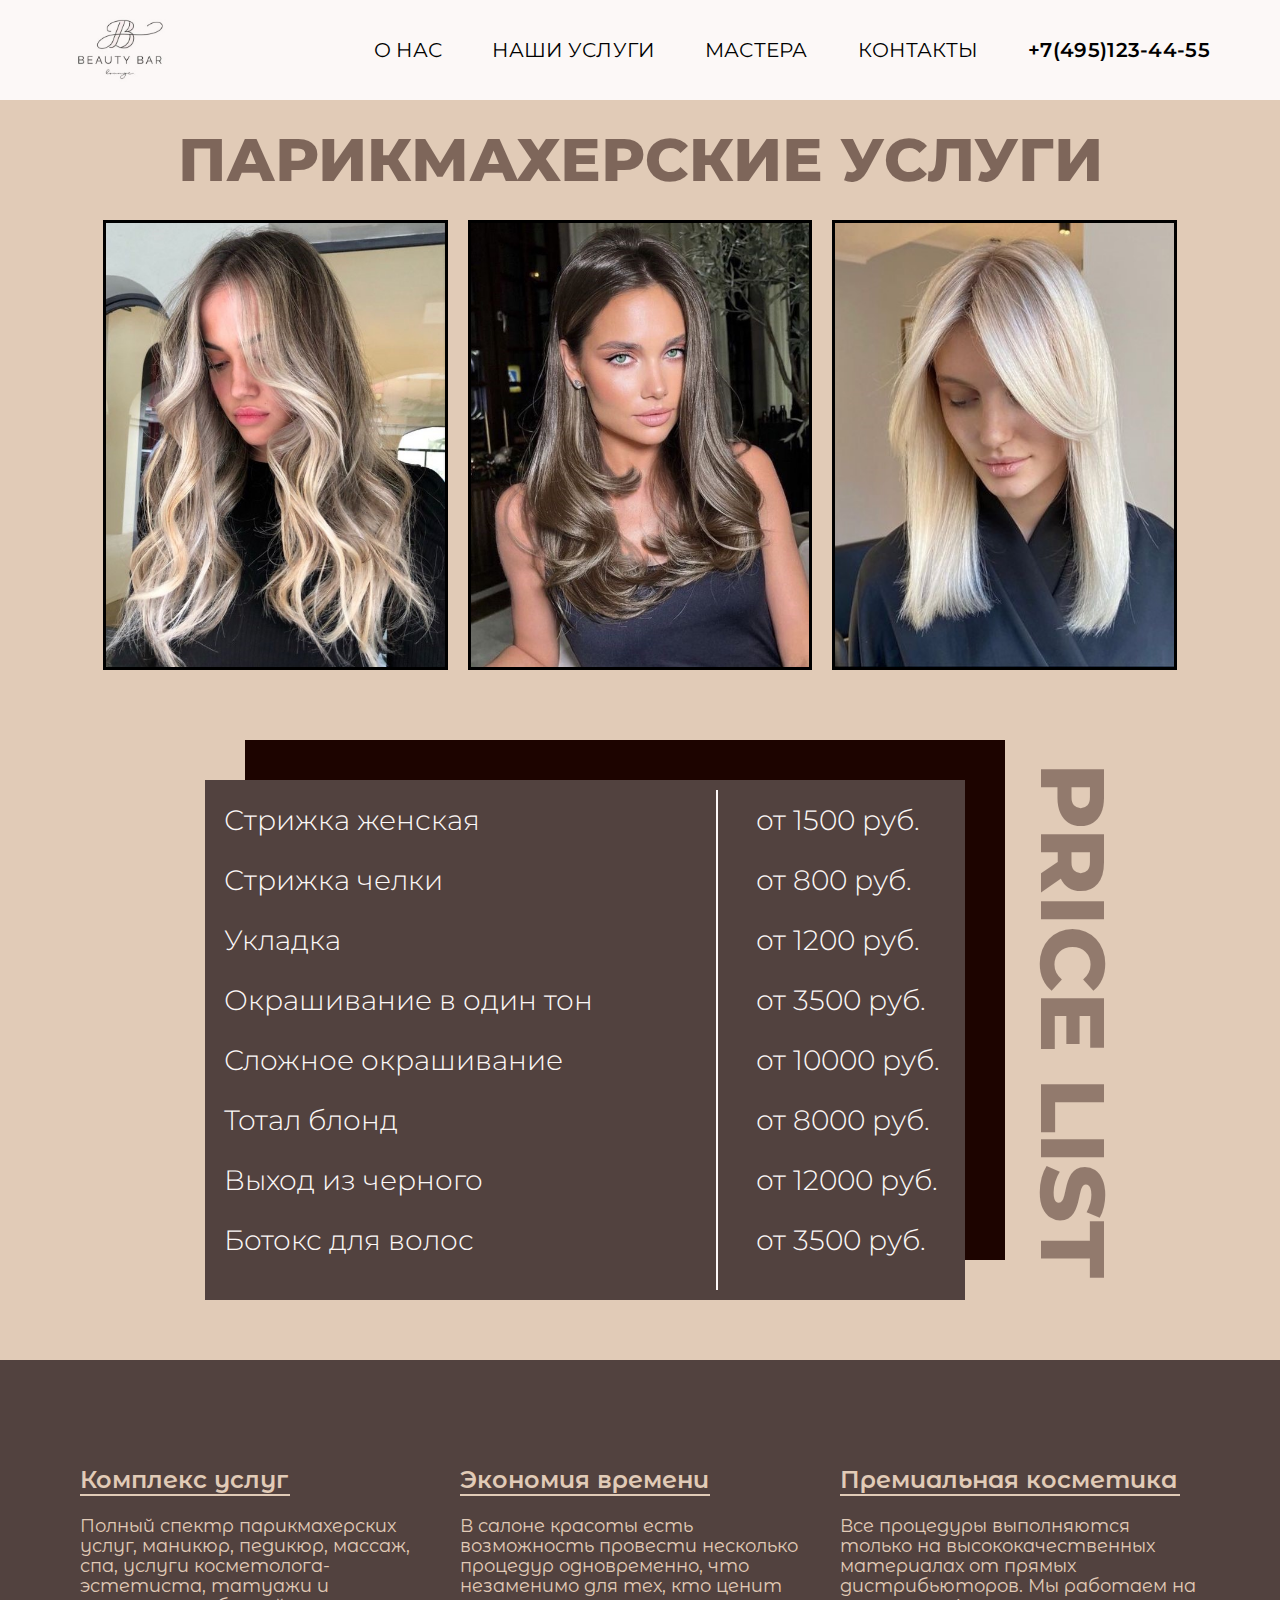
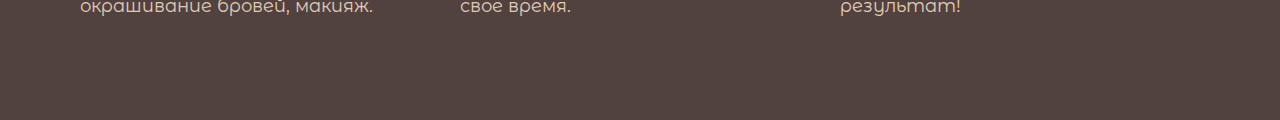
<file: page4.html>
<!DOCTYPE html>
<html lang="en">

<head>
    <meta charset="UTF-8">
    <meta name="viewport" content="width=device-width, initial-scale=1.0">
    <link rel="stylesheet" href="css/style-page4.css">
    <link rel="preconnect" href="https://fonts.googleapis.com">
    <link rel="preconnect" href="https://fonts.gstatic.com" crossorigin>
    <link
        href="https://fonts.googleapis.com/css2?family=Montserrat+Alternates:wght@300;400;500;600&family=Montserrat:wght@300;400;500;600&family=Roboto:wght@700;900&display=swap"
        rel="stylesheet">


    <meta name="description" content="Салон красоты в Москве">
    <title>BEAUTY BAR</title>
</head>


<body>
    <header class="header">
        <div class="header_container">
            <div class="header_body">
                <img class="header__logo" src="img/логотип.jpg">
                <div class="header_burger">
                    <span></span>
                </div>
                <nav class="header__menu">
                    <ul class="header__list">
                        <li><a class="header__link" href="index.html">О нас</a></li>
                        <li><a class="header__link" href="page2.html">Наши услуги</a></li>
                        <li><a class="header__link" href="page3.html">Мастера</a></li>
                        <li><a class="header__link" href="page5.html">Контакты</a></li>
                        <li><a class="header__link" href="tel:+74951234455">+7(495)123-44-55</a></li>
                    </ul>
                </nav>
            </div>
        </div>
    </header>

    <main>
        <div class="container">
            <h1>ПАРИКМАХЕРСКИЕ УСЛУГИ</h1>
            <div class="gallery">
                <div class="image1"><img src="img/картинка 18.jpg" alt="Image 1"></div>
                <div class="image2"><img src="img/картинка 20.jpg" alt="Image 2"></div>
                <div class="image3"><img src="img/картинка 19.jpg" alt="Image 3"></div>
            </div>

            <div class="price">
                <div class="price-list">
                    <div class="price-list__level1">
                    </div>
                    <div class="price-list__level2">
                        <div class="price-list__level2__name">
                            <p>Стрижка женская</p>
                            <p>Стрижка челки</p>
                            <p>Укладка</p>
                            <p>Окрашивание в один тон</p>
                            <p>Сложное окрашивание</p>
                            <p>Тотал блонд</p>
                            <p>Выход из черного</p>
                            <p>Ботокс для волос</p>
                        </div>
                        <div class="price-list__level2__coast">
                            <p>от 1500 руб.</p>
                            <p>от 800 руб.</p>
                            <p>от 1200 руб.</p>
                            <p>от 3500 руб.</p>
                            <p>от 10000 руб.</p>
                            <p>от 8000 руб.</p>
                            <p>от 12000 руб.</p>
                            <p>от 3500 руб.</p>
                        </div>
                    </div>
                </div>
                <div class="price-list-title">
                    <p>PRICE LIST</p>
                </div>
            </div>

        </div>

    </main>

    <footer>
        <div class="footer-conteiner">
            <div class="footer-container__div">
                <p class="footer-container__title">Комплекс услуг</p>
                <hr class="title-part2__hr1" />
                <p class="footer-container__article">Полный спектр парикмахерских услуг,  маникюр, педикюр, массаж, спа, услуги косметолога-эстетиста, татуажи и окрашивание бровей, макияж.</p>
            </div>
            <div class="footer-container__div">
                <p class="footer-container__title">Экономия времени</p>
                <hr class="title-part2__hr2" />
                <p class="footer-container__article">В салоне красоты есть возможность провести несколько процедур одновременно, что незаменимо для тех, кто ценит свое время.</p>
            </div>
            <div class="footer-container__div">
                <p class="footer-container__title">Премиальная косметика</p>
                <hr class="title-part2__hr3" />
                <p class="footer-container__article">Все процедуры выполняются только на высококачественных материалах от прямых дистрибьюторов. Мы работаем на результат!</p>
            </div>
        </div>
    </footer>


    <script src="https://ajax.googleapis.com/ajax/libs/jquery/3.5.1/jquery.min.js"></script>
    <script src="https://code.jquery.com/jquery-3.4.1.slim.min.js"></script>
    <script src="js/script4.js"></script>
</body>

</html>
</file>
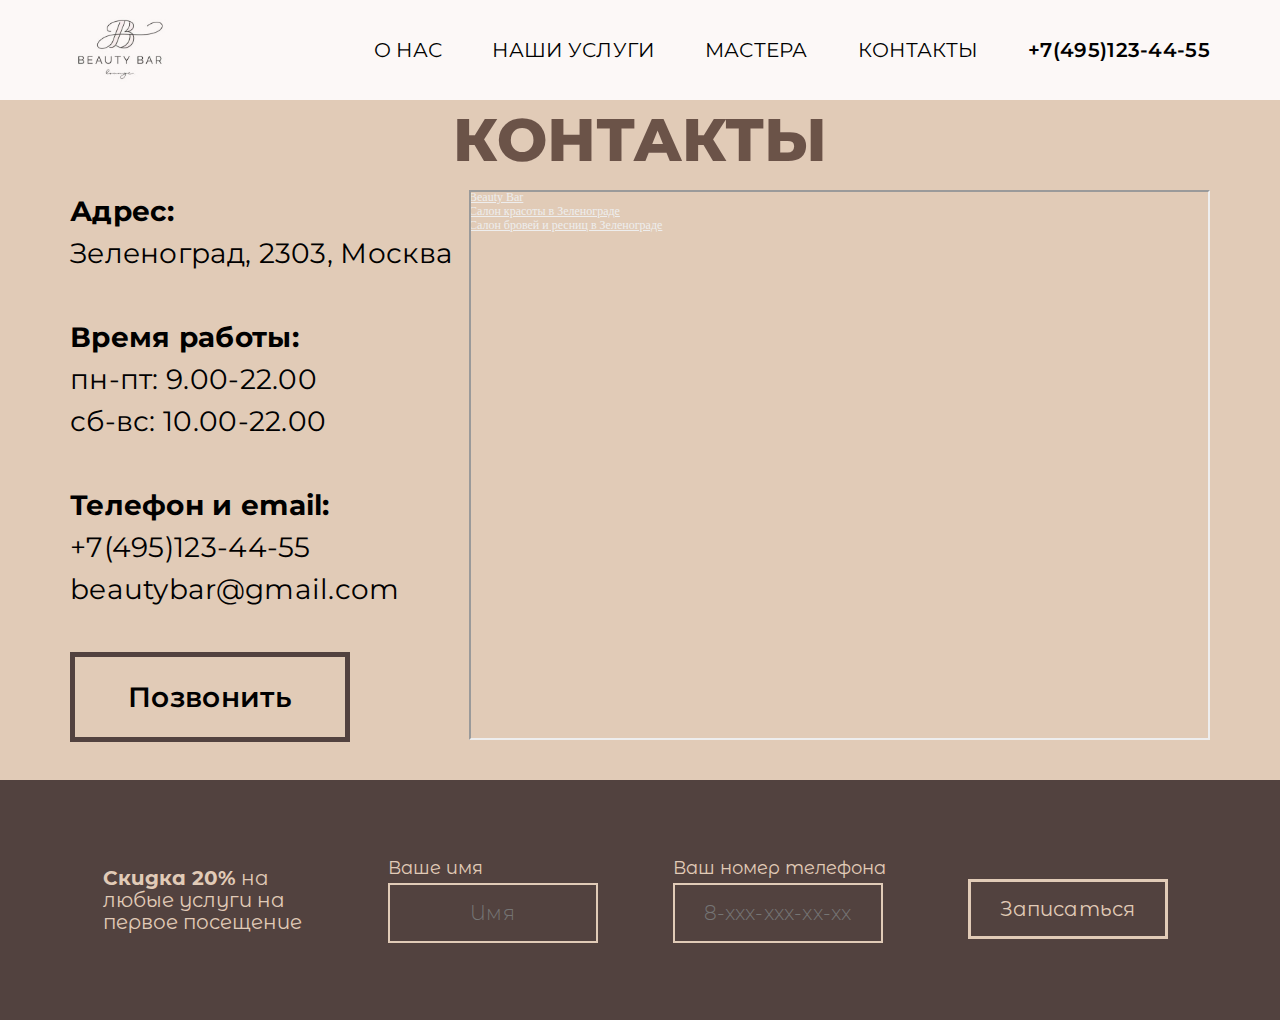
<file: page5.html>
<!DOCTYPE html>
<html lang="en">

<head>
    <meta charset="UTF-8">
    <meta name="viewport" content="width=device-width, initial-scale=1.0">
    <link rel="stylesheet" href="css/style-page5.css">
    <link rel="preconnect" href="https://fonts.googleapis.com">
    <link rel="preconnect" href="https://fonts.gstatic.com" crossorigin>
    <link
        href="https://fonts.googleapis.com/css2?family=Montserrat+Alternates:wght@300;400;500;600&family=Montserrat:wght@300;400;500;600&family=Roboto:wght@700;900&display=swap"
        rel="stylesheet">


    <meta name="description" content="Салон красоты в Москве">
    <title>BEAUTY BAR</title>
</head>


<body>
    <header class="header">
        <div class="header_container">
            <div class="header_body">
                <img class="header__logo" src="img/логотип.jpg">
                <div class="header_burger">
                    <span></span>
                </div>
                <nav class="header__menu">
                    <ul class="header__list">
                        <li><a class="header__link" href="index.html">О нас</a></li>
                        <li><a class="header__link" href="page2.html">Наши услуги</a></li>
                        <li><a class="header__link" href="page3.html">Мастера</a></li>
                        <li><a class="header__link" href="page5.html">Контакты</a></li>
                        <li><a class="header__link" href="tel:+74951234455">+7(495)123-44-55</a></li>
                    </ul>
                </nav>
            </div>
        </div>
    </header>


    <main>
        <div class="container">
            <h1>КОНТАКТЫ</h1>
            <div class="wrapper">
                <div class="left-wrapper">
                    <p><b>Адрес:</b><br>Зеленоград, 2303, Москва</p>
                    <br>
                    <p><b>Время работы:</b><br>пн-пт: 9.00-22.00 <br>сб-вс: 10.00-22.00</p>
                    <br>
                    <p><b>Телефон и email:</b><br><a class="left-wrapper__href" href="tel:+74951234455">+7(495)123-44-55</a> <br><a class="left-wrapper__href" href="mailto:beautybar@gmail.com">beautybar@gmail.com</a></p>
                    <br>
                    <button class="left-wrapper__button"><a class="left-wrapper__button-text" href="tel:+74951234455">Позвонить</a></button>
                </div>
                
                <div class="right-wrapper" style="position:relative;overflow:hidden;">
                    <a href="https://yandex.ru/maps/org/beauty_bar/218764805455/?utm_medium=mapframe&utm_source=maps" style="color:#eee;font-size:12px;position:absolute;top:0px;">Beauty Bar</a>
                    <a href="https://yandex.ru/maps/216/zelenograd/category/beauty_salon/184105814/?utm_medium=mapframe&utm_source=maps" style="color:#eee;font-size:12px;position:absolute;top:14px;">Салон красоты в Зеленограде</a>
                    <a href="https://yandex.ru/maps/216/zelenograd/category/eyebrow_and_eyelash_salon/7407769291/?utm_medium=mapframe&utm_source=maps" style="color:#eee;font-size:12px;position:absolute;top:28px;">Салон бровей и ресниц в Зеленограде</a>
                    <iframe class="right-wrapper__map" src="https://yandex.ru/map-widget/v1/?ll=37.187055%2C55.966917&mode=search&oid=218764805455&ol=biz&z=16.28" frameborder="1" allowfullscreen="true" style="position:relative;"></iframe>
                </div>
            </div>
        </div>
    </main>



    <footer>
        <div class="footer-conteiner">
            <div class="footer-container__div">
                <p class="footer-container__article"><b>Скидка 20%</b> на любые услуги на первое посещение</p>
            </div>
            <div class="footer-container__div">
                <p class="footer-container__title">Ваше имя</p>
                <input name="login" placeholder="Имя">
            </div>
            <div class="footer-container__div">
                <p class="footer-container__title">Ваш номер телефона</p>
                <input type="tel" name="tel" pattern="8-[0-9]{3}-[0-9]{3}-[0-9]{2}-[0-9]{2}" placeholder="8-xxx-xxx-xx-xx">
            </div>
            <div class="footer-container__div">
                <br>
                <button class="footer-button">Записаться</button>
            </div>
        </div>
    </footer>

    <script src="https://ajax.googleapis.com/ajax/libs/jquery/3.5.1/jquery.min.js"></script>
    <script src="https://code.jquery.com/jquery-3.4.1.slim.min.js"></script>
    <script src="js/script.js"></script>
</body>
</html>
</file>
<file: css/style.css>
*{
    margin: 0;
    padding: 0;
    box-sizing: border-box;
}
body{
    background-color: rgba(225, 203, 183, 1);
}



.header_container{
    max-width: 1140px;
    margin: 0 auto;
    padding: 0;
}

.header{
    position: fixed;
    width: 100%;
    top: 0;
    left: 0;
    z-index: 50;
}

.header:before{
    content:"";
    position: absolute;
    top: 0;
    left: 0;
    width: 100%;
    height: 100%;
    background-color: rgba(252, 248, 247, 1);
    z-index: 10;
}

.header_body{
    position: relative;
    display: flex;
    justify-content: space-between;
    height: 100px;
    align-items: center;
}

.header__logo{
    margin: 0;
    width: 100px;
    height: 100px;
    position: relative;
    z-index: 11;
}

.header__list li{
    font-size: 20px;
    font-family: 'Montserrat', sans-serif;
    font-weight: 400;
    letter-spacing: 0.3px;
    list-style: none;
    margin-left: 50px;
    position: relative;
    z-index: 10;
}

.header__list li:last-child{
    font-weight: 600;
}


.header__list{
    display: flex;
}

.header__link{
    color: black;
    text-transform: uppercase;
    text-decoration: none;
}

.header_burger{
    display: none;
}



.container{
    padding-top: 100px;
    margin: 0 auto;
    max-width: 1140px;
} 


.left-wrapper {
    position: relative;
}
  
.left-wrapper img {
    position: relative;
    z-index: 5;
}

.page1-picture1{
    margin-bottom: 59px;
    height: 720px;
    width:555px;
}

.right-wrapper {
    width: 1140px;
    position: absolute;
    top: 276px;
    margin-left: 173px;
    z-index: 6;
}
  

.right-wrapper__title {
    font-size: 105px;
    font-family: 'Roboto', sans-serif;
    font-weight: 700;
    letter-spacing: 5px;
}
  
.right-wrapper__text1 {
    margin-left: 382px;
    font-size: 22px;
    font-family: 'Montserrat Alternates', sans-serif;
    font-weight: 400;
    letter-spacing: 1.1px;
}

.right-wrapper__text2 {
    display: block;
    width: 573px;
    margin-left: 395px;
    font-size: 22px;
    font-family: 'Montserrat Alternates', sans-serif;
    font-weight: 400;
    letter-spacing: 0.3px;
    margin-bottom: 120px;
}
  

.title {
    font-size: 72px;
    position: relative;
    font-weight: bold;
}
  
.title__hr {
    margin-left: 382px;
    width: 320px;
    position: absolute;
    border: none;
    border-top: 1px solid black;
}
  

.right-wrapper__button {
    display: inline-flex;
    margin-bottom: 136px;
}
  
.buttons__main-btn {
    margin-left: 437px;
    margin-right: 41px;
    width: 220px;
    height: 70px;
    background: rgba(225, 203, 183, 1);
    border: 4px solid rgba(29, 4, 0, 1);
    font-family: 'Montserrat Alternates', sans-serif;
    font-size: 24px;
    font-weight: 600;
    color: rgba(29, 4, 0, 1);
    letter-spacing: 0.2px;
}

.buttons__text {
    font-family: 'Montserrat Alternates', sans-serif;
    font-size: 18px;
    font-weight: 300;
    letter-spacing: 0.2px;
    margin-top: 13px;
}

.address{
    margin-left: 718px;
    font-size: 18px;
    font-family: 'Montserrat Alternates', sans-serif;
    font-weight: 400;
}

.address2{
    display: none;
}

.container-page1-part2{
    width: 1140px;
    display: flex;
    justify-content: space-between;
    margin-bottom: 50px;

}

.left-wrapper-part2{
    width: 514px;
    margin: 0;
    margin-left: 20px;
}

.left-wrapper-part2__text1{
    margin-top: 141px;
    text-align: center;
    font-size: 40px;
    font-family: 'Montserrat Alternates', sans-serif;
    font-weight: 600;
    margin-bottom: 15px;
}

.left-wrapper-part2__text2{
    margin-right: 20px;
    line-height: 30px;
    font-size: 20px;
    font-family: 'Montserrat Alternates', sans-serif;
    font-weight: 500;
}


.right-wrapper-part2__img{
    margin: 0;
    justify-self: flex-end;
    height:690px;
    width: 580px;
}

footer{
    height: 280px;
    background-color: rgba(82, 66, 63, 1);
}

.footer-conteiner{
    height: 280px;
    margin: 0 auto;
    width: 1140px;
    display: flex;
    justify-content: space-between;
    align-items: center;
    color: rgba(225, 203, 183, 1);
}

.footer-container__div{
    width: 350px;
}

.footer-container__title{
    font-size: 24px;
    font-family: 'Montserrat Alternates', sans-serif;
    font-weight: 600;
}

.title-part2__hr1{
    width: 210px;
    border: none;
    border-top: 2px solid rgba(225, 203, 183, 1);
    margin-bottom: 20px;
}

.title-part2__hr2{
    width: 250px;
    border: none;
    border-top: 2px solid rgba(225, 203, 183, 1);
    margin-bottom: 20px;
}

.title-part2__hr3{
    width: 340px;
    border: none;
    border-top: 2px solid rgba(225, 203, 183, 1);
    margin-bottom: 20px;
}

.footer-container__article{
    font-size: 18px;
    font-family: 'Montserrat Alternates', sans-serif;
    font-weight: 400;
    line-height: 20px;
}


@media (max-width:1139px) and (min-width: 840px){
/*     
    .header_body{
        height: 80px;
        width: 840px;
        margin: 0 auto;
    }
 */
    .header_container{
        width: 840px;
        margin: 0 auto;
    }
    .header__logo{
        height: 80px;
        width: 80px;
    }

    .header__list li{
        font-size: 14px;
        margin-left: 20px;
    }

    .container{
        padding-top: 80px;
        margin: 0 auto;
        width: 840px;
    } 

    .page1-picture1{
        margin-bottom: 60px;
        height: 519px;
        width: 400px;
    }

    .right-wrapper {
        width: 676px;
        top: 243px;
        margin-left: 163px;
    }
      
    
    .right-wrapper__title {
        font-size: 80px;
        letter-spacing: 4px;
    }
      
    .right-wrapper__text1 {
        margin-left: 237px;
        font-size: 16px;
        letter-spacing: 1px;
    }
    
    .right-wrapper__text2 {
        width: 404px;
        margin-left: 274px;
        font-size: 14px;
        letter-spacing: 0.2px;
        margin-bottom: 57px;
    }
      
    .title__hr {
        margin-left: 237px;
        width: 240px;
    }
      
    .right-wrapper__button {
        margin-bottom: 75px;
    }
      
    .buttons__main-btn {
        margin-left: 307px;
        margin-right: 30px;
        width: 160px;
        height: 50px;
        font-size: 18px;
    }
    
    .buttons__text {
        margin-top: 8px;
        font-size: 12px;
        letter-spacing: 0.1px;
    }
    
    .address{
        margin-left: 510px;
        font-size: 12px;
    }
    
    .container-page1-part2{
        width: 840px;
        margin-bottom: 50px;
    }
    
    .left-wrapper-part2{
        width: 360px;
        margin: 0;
        margin-left: 20px;
    }
    
    .left-wrapper-part2__text1{
        margin-top: 172px;
        font-size: 32px;
        margin-bottom: 11px;
    }
    
    .left-wrapper-part2__text2{
        margin-right: 20px;
        line-height: 21px;
        font-size: 14px;
    }
    
    .right-wrapper-part2__img{
        width: 430px;
        height: 511px;
    }
    
    footer{
        height: 250px;
    }
    
    .footer-conteiner{
        height: 250px;
        width: 840px;
    }
    
    .footer-container__div{
        width: 260px;
        height: 100px;
    }
    
    .footer-container__title{
        font-size: 18px;
    }
    
    .title-part2__hr1{
        width: 160px;
        margin-bottom: 15px;
    }
    
    .title-part2__hr2{
        width: 190px;
        margin-bottom: 15px;
    }
    
    .title-part2__hr3{
        width: 255px;
        margin-bottom: 15px;
    }
    
    .footer-container__article{
        font-size: 14px;
        line-height: 15px;
    }
}



@media (max-width:839px) and (min-width: 540px){


    .header__logo{
        height: 60px;
        width: 60px;
    }

    .header__list li{
        font-size: 10px;
        margin-left: 15px;
    }

    .container{
        padding-top: 60px;
        margin: 0 auto;
        max-width: 540px;
    } 
    
    .header_body{
        height: 60px;
        max-width: 540px;
        margin: 0 auto;
    }


    .page1-picture1{
        margin-bottom: 50px;
        height: 338px;
        width: 260px;
    }

    .right-wrapper {
        width: 464px;
        top: 161px;
        margin-left: 77px;
    }
      
    .right-wrapper__title {
        font-size:60px;
        letter-spacing: 3px;
    }
      
    .right-wrapper__text1 {
        margin-left: 183px;
        font-size: 10px;
        letter-spacing: 0.5px;
    }
    
    .right-wrapper__text2 {
        width: 253px;
        margin-left: 210px;
        font-size: 10px;
        margin-bottom: 47px;
        letter-spacing: 0px;
    }
      
    .title__hr {
        margin-left: 183px;
        width: 145px;
    }
      
    .right-wrapper__button {
        margin-bottom: 39px;
    }
      
    .buttons__main-btn {
        margin-left: 218px;
        margin-right: 14px;
        width: 110px;
        height: 35px;
        font-size: 14px;
    }
    
    .buttons__text {
        margin-top: 4px;
        font-size: 8px;
        letter-spacing: 0px;
    }

    .address{
        margin-left: 352px;
        font-size: 8px;
    }

    .container-page1-part2{
        width: 540px;
        margin-bottom: 50px;
    }
    
    .left-wrapper-part2{
        width: 257px;
        margin: 0;
        margin-left: 7px;
    }
    
    .left-wrapper-part2__text1{
        margin-top: 75px;
        font-size: 24px;
        margin-bottom: 4px;
    }
    
    .left-wrapper-part2__text2{
        margin-right: 7px;
        line-height: 14px;
        font-size: 10px;
    }
    
    .right-wrapper-part2__img{
        width: 270px;
        height: 320px;
    }
    
    footer{
        height: 200px;
    }
    
    .footer-conteiner{
        height: 200px;
        width: 540px;
    }
    
    .footer-container__div{
        width: 160px;
        height: 80px;
    }
    
    .footer-container__title{
        font-size: 11px;
    }
    
    .title-part2__hr1{
        width: 95px;
        margin-bottom: 10px;
    }
    
    .title-part2__hr2{
        width: 115px;
        margin-bottom: 10px;
    }
    
    .title-part2__hr3{
        width: 155px;
        margin-bottom: 10px;
    }
    
    .footer-container__article{
        font-size: 9px;
        line-height: 11px;
    }
}


@media (max-width:539px){
    .container{
        width: 100%;
        padding-top: 50px;
    }
    .header_container{
        width: 100%;
        margin-left: 10px;
        margin-right: 10px;
    }
    .header_body{
        height: 50px;
    }
    .header__logo{
        margin-left: 10px;
        width: 50px;
        height: 50px;
    }

    .header_burger{
        display: block;
        position: relative;
        width: 30px;
        height: 20px;
        margin-right: 20px;
        position: relative;
        z-index: 11;
    }
    .header_burger:before,.header_burger:after{
        content:'';
        background-color: black;
        position: absolute;
        width: 100%;
        height: 2px;
        transition: all 0.3s ease 0s;
    }

    .header_burger:before{
        top: 0;
    }

    .header_burger:after{
        bottom: 0;
    }

    .header_burger.active:before{
        transform: rotate(45deg);
        top: 9px;
    }

    .header_burger.active:after{
        transform: rotate(-45deg);
        bottom: 9px;
    }


    .header_burger.active span{
        transform: scale(0);
    }
    .header_burger span{
        position: absolute;
        background-color: black;
        left: 0;
        width: 100%;
        height: 2px;
        top: 9px;
        transition: all 0.3s ease 0s;
    }
    
    .header__menu{
        position: fixed;
        overflow: auto;
        top: -100%;
        left: 0;
        width: 100%;
        height: 100%;
        background-color: rgba(82, 66, 63, 1);
        transition: all 0.5s ease 0s;
        padding: 70px 10px 20px 10px;
        margin-left: 0;

    }

    .header__menu.active{
        top:0;
    }
    .header__list{
        display: flex;
        flex-direction: column;
    }

    .header__list li{
        font-size: 7vw;
        margin: 0px 0px 7vw 0px;
    }
    
    .header__link{
        color: rgba(252, 248, 247, 1);
        text-transform: uppercase;
        text-decoration: none;
    }
    








    
    .left-wrapper {
        position: relative;
        width: 40%;
        height: 87vh;
        background-color: white;
    }
      
    .page1-picture1{
        margin-bottom: 0px;
        width:0px;
    }
    
    .right-wrapper {
        width: 97%;
        top: 20vh;
        margin-left: 0px;
        margin-left: 3%;
    }
    
    .right-wrapper__title {
        font-size: 15vw;
        font-family: 'Roboto', sans-serif;
        letter-spacing: 2.5px;
        margin-bottom: 2vh;
        margin-top: 1.5vh;
    }
      
    .right-wrapper__text1 {
        margin-left: 2px;
        font-size: 5vw;
        letter-spacing: 0.5px;
    }
    
    .right-wrapper__text2 {
        display: block;
        width: 90%;
        margin-left: 2px;
        font-size: 4.5vw;
        letter-spacing: 0.1px;
        margin-bottom: 15vh;
        font-family: 'Montserrat Alternates', sans-serif;
    }
      
    .title__hr {
        margin-left: 2px;
        width: 72%;
    }
      
    .right-wrapper__button {
        display: flex;
        flex-direction: column;
        margin-bottom: 0;
    }
      
    .buttons__main-btn {
        margin-left: 0px;
        margin-right: 0px;
        width: 45%;
        height: 15vw;
        border: 3px solid rgba(29, 4, 0, 1);
        font-size: 5vw;
        letter-spacing: 0.1px;
    }
    
    .buttons__text {
        font-size: 4.5vw;
        letter-spacing: 0.1px;
        margin-top: 1vh;
        margin-bottom: 100px;
    }
    
    .address{
       display: none;
    }

    .address2{
        display: block;
        font-family: 'Montserrat Alternates', sans-serif;
        font-weight: 400;
        background-color: rgba(82, 66, 63, 1);
        color: white;
        height: 6vh;
        padding-top: 1.7vh;
        padding-left: 3%;
    }
    
    .container-page1-part2{
        width: 100%;
        display: flex;
        flex-direction: column;
        margin-bottom: 30px;
    }
    
    .left-wrapper-part2{
        margin: 0;
        width: 90%;
        margin-left: 5%;
    }
    
    .left-wrapper-part2__text1{
        margin-top: 10vh;
        text-align: center;
        font-size: 7vw;
        margin-bottom: 10px;
    }
    
    .left-wrapper-part2__text2{
        margin-right: 0px;
        line-height: 0px;
        font-size: 4vw;
        line-height: 5vw;
        margin-bottom: 30px;
    }
    
    .right-wrapper-part2__img{
        height: 110vw;
        width: 90%;
        margin-left: 5%;
        margin-top: 20px;
    }
    
    footer{
        height: 70vw;
        background-color: rgba(82, 66, 63, 1);
    }
    
    .footer-conteiner{
        height: 70vw;
        width: 100%;
        display: flex;
        flex-direction: column;
        justify-content: center;
        align-items: normal;
    }
    
    .footer-container__div{
        width: 80%;
        margin-left: 5%;
        height: 22vw;
    }
    
    .footer-container__title{
        font-size: 4.5vw;
    }
    
    .title-part2__hr1{
        width: 49%;
        border: none;
        border-top: 2px solid rgba(225, 203, 183, 1);
        margin-bottom: 5px;
    }
    
    .title-part2__hr2{
        width: 59%;
        border: none;
        border-top: 2px solid rgba(225, 203, 183, 1);
        margin-bottom: 5px;
    }
    
    .title-part2__hr3{
        width: 80%;
        border: none;
        border-top: 2px solid rgba(225, 203, 183, 1);
        margin-bottom: 5px;
    }
    
    .footer-container__article{
        font-size: 3vw;
        line-height: 3.5vw;
    }
    
}
</file>
<file: css/style-page2.css>
*{
    margin: 0;
    padding: 0;
    box-sizing: border-box;
}
body{
    background-color: rgba(225, 203, 183, 1);
/*     display: flex;
    align-items: center;
    justify-content: center;
    min-height: 100vh; */
}


.header_container{
    max-width: 1140px;
    margin: 0 auto; 
    padding: 0;
}



.header{
    position: fixed;
    width: 100%;
    top: 0;
    left: 0;
    z-index: 50;
}

.header:before{
    content:"";
    position: absolute;
    top: 0;
    left: 0;
    width: 100%;
    height: 100%;
    background-color: rgba(252, 248, 247, 1);
    z-index: 10;
}

.header_body{
    position: relative;
    display: flex;
    justify-content: space-between;
    height: 100px;
    align-items: center;
}

.header__logo{
    margin: 0;
    width: 100px;
    height: 100px;
    position: relative;
    z-index: 11;
}

.header__list li{
    font-size: 20px;
    font-family: 'Montserrat', sans-serif;
    font-weight: 400;
    letter-spacing: 0.3px;
    list-style: none;
    margin-left: 50px;
    position: relative;
    z-index: 10;
}

.header__list li:last-child{
    font-weight: 600;
}


.header__list{
    display: flex;
}

.header__link{
    color: black;
    text-transform: uppercase;
    text-decoration: none;
}

.header_burger{
    display: none;
}



.container{
    padding-top: 100px;
    margin: 0 auto; 
    max-width: 1140px;
    text-align: center

} 


.gallery {
    margin-top: 10px;
    display: flex;
    flex-wrap: wrap;
    justify-content: center;
}
  
.image1 img, .image4 img{
    width: 360px;
    height: 420px;
    margin-right: 30px;
}

.image1 img{
    margin-bottom: 30px;
}


.image2 img, .image3 img{
    width: 360px;
    height: 420px;
}

.image2 img{
    margin-right: 30px;
}
.image5 img{
    width: 750px;
    height: 420px;
}

.picture1, .picture2, .picture3, .picture4, .picture5{
    opacity: 1;
}

.picture1:hover, .picture2:hover, .picture3:hover, .picture4:hover, .picture5:hover{
    opacity: 0.5;
    transition: all 0.5s ease-out;
}


.gallery-text1, .gallery-text2, .gallery-text3, .gallery-text4{
    position: absolute;
    z-index: 3;
    margin-top: 194px;
    width: 360px;
    text-align: center;
    color: rgba(252, 248, 247, 1);
    font-size: 26px;
    font-family: 'Montserrat', sans-serif;
    font-weight: 500;
}

.gallery-text5{
    position: absolute;
    z-index: 3;
    margin-top: 194px;
    width: 750px;
    text-align: center;
    color: rgba(252, 248, 247, 1);
    font-size: 26px;
    font-family: 'Montserrat', sans-serif;
    font-weight: 500;
}




.wrapper{
/*     display: flex;
    align-items: center;
    justify-content: center; */
    max-width: 1036px;
    width: 100%;
    position: relative;
    margin: 0 auto;

}

.wrapper i{
    height: 50px;
    width: 50px;
    text-align: center;
    line-height: 70px;
    cursor: pointer;
    position: absolute;
    top: 50%;
    font-size: 40px;
    transform: translateY(-50%);
}

.wrapper i:first-child{
    left: -52px;
}

.wrapper i:last-child{
    right: -52px;
}

.wrapper .carousel{
    display: grid;
    grid-auto-flow: column;
    grid-auto-columns: calc((100% / 3) - 12px);
    gap: 16px;
    overflow-x: auto; 
    scroll-snap-type: x mandatory;
    scroll-behavior: smooth;
    scrollbar-width: 0;
}


.carousel::-webkit-scrollbar{
    display: none;
}

.carousel :where(.card, .img){
    display: flex;
/*     align-items: center; */
/*     justify-content: center; */
    flex-direction: column;
}

.carousel.no-transcription{
    scroll-behavior: auto;
}


.carousel.dragging{
    scroll-snap-type: none;
    scroll-behavior: auto;
}
.carousel.dragging .card{
    cursor: grab;
    user-select: none;
}

.carousel .card{
    scroll-snap-align: start;
    list-style: none;
    background: rgba(225, 203, 183, 1);
    height: 330px;
    display: flex;
    cursor: pointer;
    padding-bottom: 15px;
/*     align-items: center;  */
    justify-content: start;
    flex-direction: column; 
    padding-top: 20px;
    border-left: 3px solid black;
}


.wrapper .carousel{
    grid-auto-columns: calc((100% / 2) - 9px);
    display: grid;
    grid-auto-flow: column;
    gap: 16px;
    overflow-x: auto; 
    scroll-snap-type: x mandatory;
    scroll-behavior: smooth;
    scrollbar-width: 0;
}

/* .card .img{
    align-items: start;
} 
 */
.card .img img{
    width: 100px;
    height: 100px;
    object-fit: cover;
    border-radius: 50%;
}

.img{
    width: 96%;
    height: 100px;
    display: flex;
    flex-direction: row;
    justify-content: start;
    padding-left: 2%;
    margin-bottom: 15px;
    text-align: start;
}

.carousel-title{
    line-height: 22px;
    font-size: 24px;
    font-family: 'Montserrat Alternates', sans-serif;
    font-weight: 300;
    margin-left: 15px;
    margin-top: 30px;
    
/*     width: 100px;
    text-align: left;  */
}

.card span{
    width: 96%;
    margin-left: 2%;
    color: black;
    line-height: 24px;
    font-size: 18px;
    font-family: 'Montserrat Alternates', sans-serif;
    font-weight: 400;
    text-align: start;
}

/* .h-title{
    color: rgba(29, 4, 0, 1);
    line-height: 3vw;
    font-size: 2.5vw;
    font-family: 'Montserrat', sans-serif;
    font-weight: 400;
    padding-top: 10px;
    text-align: left;
}


.h-title2{
    color: rgba(29, 4, 0, 1);
    line-height: 3vw;
    font-size: 2.5vw;
    font-family: 'Montserrat', sans-serif;
    font-weight: 400;
    margin-top: 30px;
    padding-bottom: 10px;
    padding-left: 0;
    text-align: left;
} */


h1{
    font-size: 60px;
    text-align: center;
    font-family: 'Montserrat', sans-serif;
    font-weight: 800;
    opacity: 0.6;
    line-height: 60px;
    margin-top: 20px;
    margin-bottom: 20px;
    color: rgba(29, 4, 0, 1);
}

footer{
    margin-top: 40px;
    height: 240px;
    background-color: rgba(82, 66, 63, 1);
}

.footer-conteiner{
    height: 240px;
    margin: 0 auto;
    width: 1140px;
    display: flex;
    justify-content: space-around;
    align-items: center;
    color: rgba(225, 203, 183, 1);
}

.footer-container__div{
    width: 220px;
    display: flex;
    flex-direction: column;
    justify-content: center;
}

.footer-container__title{
    font-size: 18px;
    font-family: 'Montserrat Alternates', sans-serif;
    font-weight: 400;
    margin-bottom: 4px;
}


.footer-container__article{
    font-size: 20px;
    font-family: 'Montserrat Alternates', sans-serif;
    font-weight: 400;
    line-height: 22px;

} 

button {
    width: 200px;
    height: 60px;
    background: rgba(82, 66, 63, 1);
    border: 3px solid rgba(225, 203, 183, 1);
    font-family: 'Montserrat Alternates', sans-serif;
    font-size: 20px;
    font-weight: 400;
    color: rgba(225, 203, 183, 1);
    letter-spacing: 0.2px;
    margin-left: 10px;
}
br{
    margin-bottom: 4px;
}

input{
    width: 210px;
    height: 60px;
    background: rgba(82, 66, 63, 1);
    border: 2px solid rgba(225, 203, 183, 1);
    font-family: 'Montserrat Alternates', sans-serif;
    font-size: 20px;
    font-weight: 300;
    color: rgba(225, 203, 183, 1);
    letter-spacing: 0.2px;
    text-align: center;

}

  
@media (max-width: 1140px) {

    .header_body{
        height: 80px;
        max-width: 840px;
        margin: 0 auto;
    }
    .header__logo{
        height: 80px;
        width: 80px;
    }

    .header__list li{
        font-size: 14px;
        margin-left: 25px;
    }

    .container{
        max-width: 1140px;
        padding-top: 80px;
        text-align: center;
    }

    .gallery{
        max-width: 1140px;
        display: flex;
        justify-content: center;
    }

/*     .h-title{
        font-size: 4vw;
        line-height: 4vw;
        padding-top: 20px;
        padding-bottom: 5px;
        text-align: center;
    }

    .h-title2{
        font-size: 4vw;
        line-height: 4vw;
        padding-top: 20px;
        padding-bottom: 0px;
        margin: 0;
        text-align: center;
    } */

    .image1 img, .image4 img{
        margin-right: 30px;
    }
    
    .image1 img{
        margin-right: 30px;
        margin-bottom: 30px;
    }
    
    .image2 img{
        margin-right: 0px;
        margin-bottom: 30px;
    }
    
    .image3 img{
        margin-right: 30px;
        margin-bottom: 30px;
    }
    .image4 img{
        margin-right: 0;
        margin-bottom: 30px;
    }
    .image4 img{
        margin-right: 0;
        margin-bottom: 0px;
    }
    
    .wrapper{
        max-width: 680px;
    }
    .wrapper .carousel{
        grid-auto-columns: 100%;
    }

    .carousel .card{
        height: 350px;
        padding-bottom: 15px;
        padding-top: 20px;
    }

    
    .img{
        margin-bottom: 15px;
    }
    
    .carousel-title{
        line-height: 26px;
        font-size: 28px;
        margin-top: 22px;
    }
    
    .card span{
        line-height: 26px;
        font-size: 22px;
    }


    footer{
        height: 240px;
        background-color: rgba(82, 66, 63, 1);
    }
    
    .footer-conteiner{
        height: 240px;
        margin: 0 auto;
        width: 100%;
        display: flex;
        justify-content: space-around;
        align-items: center;
    }
    
    .footer-container__div{
        width: 22%;
        display: flex;
        flex-direction: column;
        justify-content: center;
    }
    
    .footer-container__title{
        font-size: 1.8vw;
        font-family: 'Montserrat Alternates', sans-serif;
        font-weight: 400;
        margin-bottom: 4px;
    }
    
    
    .footer-container__article{
        font-size: 20px;
        font-family: 'Montserrat Alternates', sans-serif;
        font-weight: 400;
        line-height: 22px;
    
    } 
    
    button {
        width: 100%;
        font-size: 2vw;
        margin-left: 0px;
        margin-top: 1vw;
    }
    
    input{
        width: 100%;
        height: 60px;
        font-size: 1.8vw;  
    }
    h1{
        font-size: 60px;
        line-height: 60px;
        margin-bottom: 20px;
        margin-top: 20px;
    }
}


@media (max-width: 760px) {
    .container{
        width: 100%;
        margin: 0 auto;
        padding-top: 40px;

    }

    .header{
        width: 100vw;
    }
    .header_container{
        width: 100%;
        margin-left: 10px;
        margin-right: 10px;
    }
    .header_body{
        height: 50px;
        width: 100%;
        margin: 0 auto;
    }
    .header__logo{
        margin-left: 10px;
        width: 50px;
        height: 50px;
    }

    .header_burger{
        display: block;
        position: relative;
        width: 30px;
        height: 20px;
        margin-right: 20px;
        position: relative;
        z-index: 11;
    }
    .header_burger:before,.header_burger:after{
        content:'';
        background-color: black;
        position: absolute;
        width: 100%;
        height: 2px;
        transition: all 0.3s ease 0s;
    }

    .header_burger:before{
        top: 0;
    }

    .header_burger:after{
        bottom: 0;
    }

    .header_burger.active:before{
        transform: rotate(45deg);
        top: 9px;
    }

    .header_burger.active:after{
        transform: rotate(-45deg);
        bottom: 9px;
    }


    .header_burger.active span{
        transform: scale(0);
    }
    .header_burger span{
        position: absolute;
        background-color: black;
        left: 0;
        width: 100%;
        height: 2px;
        top: 9px;
        transition: all 0.3s ease 0s;
    }
    
    .header__menu{
        position: fixed;
        overflow: auto;
        top: -100%;
        left: 0;
        width: 100%;
        height: 100%;
        background-color: rgba(82, 66, 63, 1);
        transition: all 0.5s ease 0s;
        padding: 70px 10px 20px 10px;
        margin-left: 0;

    }

    .header__menu.active{
        top:0;
    }
    .header__list{
        display: flex;
        flex-direction: column;
    }

    .header__list li{
        font-size: 7vw;
        margin: 0px 0px 7vw 0px;
    }
    
    .header__link{
        color: rgba(252, 248, 247, 1);
        text-transform: uppercase;
        text-decoration: none;
    }
    
    .gallery{
        max-width: 100%;
        display: flex;
        justify-content: center;
    }


    .picture1, .picture4{
        width: 100%;
        height: 120vw;
        display: flex;
        justify-content: center;
        margin-bottom: 4vw;
    }

    .picture2, .picture3{
        width: 48%;
        height: 60vw;
        margin-bottom: 4vw;
    }

    .picture2{
        margin-right: 4%;
    }

    .picture5{
        width: 100%;
        height: 65vw;
    }

    .image1, .image4, .image5, .image2, .image3{
        width: 100%;
        height: 100%;
    }


    .image1 img, .image2 img, .image3 img, .image4 img, .image5 img{
        width: 100%;
        height: 100%;
        margin: 0;
    }

    .gallery-text1, .gallery-text4{
        margin-top: 57vw;
        width: 100%;
        text-align: center;
        font-size: 5vw;
    }
    
    .gallery-text2, .gallery-text3{
        margin-top: 27vw;
        width: 100%;
        text-align: left;
        margin-left: 1vw;
        font-size: 5vw;
    }

    .gallery-text5{
        margin-top: 30vw;
        width: 100%;
        text-align: center;
        font-size: 5vw;
    }



/*     .wrapper .carousel{
        grid-auto-columns: 100%;
    }
    
    .card h2{
        margin: 6vw 0 8vw;
        line-height: 1vh;
        font-size: 8vw;
    }
    
    .card span{
        line-height: 7vw;
        font-size: 5vw;
    }
    .carousel .card{
        height: 100vw;
    }
 */

    .wrapper{
        max-width: 96%;
    }

    .wrapper i:first-child{
        display: none;
    }
    
    .wrapper i:last-child{
        display: none;
    }
    .wrapper .carousel{
        grid-auto-columns: 100%;
    }

    .carousel .card{
        height: calc(55vw + 60px);
        padding-bottom: 4vw;
        padding-top: 4vw;
    }

    
    .img{
        margin-bottom: 15px;
    }

    .card .img img{
        width: 60px;
        height: 60px;
        object-fit: cover;
        border-radius: 50%;
    }
    
    .img{
        width: 96%;
        height: 60px;
        display: flex;
        flex-direction: row;
        justify-content: start;
        padding-left: 2%;
        margin-bottom: 3vw;
        text-align: start;
    }
    
    .carousel-title{
        line-height: 4.5vw;
        font-size: 4.5vw;
        margin-top: 0vw;
    }
    
    .card span{
        line-height: 4.6vw;
        font-size: 4vw;
    }

/*     .h-title{
        padding-top: 30px;
        padding-bottom: 0px;
        text-align: center;
    }

    .h-title2{
        font-size: 5vw;
        line-height: 5vw;
        padding-top: 40px;
        padding-bottom: 0px;
        margin: 0;
        text-align: center;
    } */

    h1{
        font-size: 10vw;
        line-height: 10vw;
        margin-top: 20px;
        margin-bottom: 20px;
    }


    footer{
        height: 82vw;
    }
    
    .footer-conteiner{
        height: 80vw;
        margin: 0 auto;
        width: 100%;
        display: flex;
        flex-direction: column;
        justify-content: none;
        align-items: start;
        align-content: space-around;
    }
    
    .footer-container__div{
        width: 90%;
        margin-left: 5%;
        display: flex;
        flex-direction: column;
        justify-content: left;
        align-content: space-around;
    }
    
    .footer-container__title{
        font-size: 4vw;
        font-family: 'Montserrat Alternates', sans-serif;
        font-weight: 400;
        margin-bottom: 4px;
    }
    
    
    .footer-container__article{
        font-size: 5vw;
        line-height: 5vw;
    } 
    
    button {
        width: 50%;
        height: 13vw;
        font-size: 4.5vw;
        margin-left: 0px;
    }
    br{
        margin-bottom: 4px;
    }
    
    input{
        width: 50%;
        height: 13vw;
        font-size: 4vw;
        letter-spacing: 0.2px;
        text-align: center;
    }
}
</file>
<file: css/style-page3.css>
*{
    margin: 0;
    padding: 0;
    box-sizing: border-box;
}
body{
    background-color: rgba(225, 203, 183, 1);
/*     display: flex;
    align-items: center;
    justify-content: center;
    min-height: 100vh; */
}


.header_container{
    max-width: 1140px;
    margin: 0 auto; 
    padding: 0;
}



.header{
    position: fixed;
    width: 100%;
    top: 0;
    left: 0;
    z-index: 50;
}

.header:before{
    content:"";
    position: absolute;
    top: 0;
    left: 0;
    width: 100%;
    height: 100%;
    background-color: rgba(252, 248, 247, 1);
    z-index: 10;
}

.header_body{
    position: relative;
    display: flex;
    justify-content: space-between;
    height: 100px;
    align-items: center;
}

.header__logo{
    margin: 0;
    width: 100px;
    height: 100px;
    position: relative;
    z-index: 11;
}

.header__list li{
    font-size: 20px;
    font-family: 'Montserrat', sans-serif;
    font-weight: 400;
    letter-spacing: 0.3px;
    list-style: none;
    margin-left: 50px;
    position: relative;
    z-index: 10;
}

.header__list li:last-child{
    font-weight: 600;
}


.header__list{
    display: flex;
}

.header__link{
    color: black;
    text-transform: uppercase;
    text-decoration: none;
}

.header_burger{
    display: none;
}


.container{
    padding-top: 100px;
    margin: 0 auto; 
    max-width: 1140px;
} 

/* .masters{
    color: rgba(29, 4, 0, 1);
    line-height: 3vw;
    font-size: 2.5vw;
    font-family: 'Montserrat', sans-serif;
    font-weight: 400;
    margin-left: 3vw;
    padding-top: 10px;
} */

h1{
    font-size: 60px;
    text-align: center;
    font-family: 'Montserrat', sans-serif;
    font-weight: 800;
    opacity: 0.6;
    line-height: 60px;
    margin-top: 20px;
    margin-bottom: 20px;
    color: rgba(29, 4, 0, 1);
}

/* .gallery-text{
    color: rgba(29, 4, 0, 1);
    line-height: 3vw;
    font-size: 2.5vw;
    font-family: 'Montserrat', sans-serif;
    font-weight: 400;
    padding-left: 10px;
    padding-top: 40px;
    padding-bottom: 10px;
}
 */

.wrapper{
/*     display: flex;
    align-items: center;
    justify-content: center; */
    max-width: 1040px;
    width: 100%;
    position: relative;
    margin: 0 auto;

}

.wrapper i{
    height: 50px;
    width: 50px;
    text-align: center;
    color: rgba(29, 4, 0, 1);
    line-height: 50px;
    border-radius: 50%;
    cursor: pointer;
    position: absolute;
    top: 50%;
    font-size: 50px;
    transform: translateY(-50%);

}

.wrapper i:first-child{
    left: -45px;
}

.wrapper i:last-child{
    right: -45px;
}

.wrapper .carousel{
    display: grid;
    grid-auto-flow: column;
    grid-auto-columns: calc((100% / 3) - 12px);
    gap: 16px;
    overflow-x: auto; 
    scroll-snap-type: x mandatory;
    scroll-behavior: smooth;
    scrollbar-width: 0;
}


.carousel::-webkit-scrollbar{
    display: none;
}

.carousel :where(.card, .img){
    display: flex;
/*     align-items: center; */
    justify-content: center;
    flex-direction: column;
}

.carousel.no-transcription{
    scroll-behavior: auto;
}


.carousel.dragging{
    scroll-snap-type: none;
    scroll-behavior: auto;
}
.carousel.dragging .card{
    cursor: grab;
    user-select: none;
}

.carousel .card{
    scroll-snap-align: start;
    list-style: none;
    background: rgba(225, 203, 183, 1);
    height: 540px;
    display: flex;
    cursor: pointer;
/*     align-items: center; */
    justify-content: start;
    flex-direction: column; 
    padding-top: 10px;
}

.card .img{
/*     background: black;
    width: 328px;
    height: 104px;
    border-radius: 50%; */
    align-items: center;
}

.card .img img{
    width: 100%;
    height: 420px;
    object-fit: cover;
}

.card h2{
    font-weight: 600;
    margin: 25px 0 20px;
    line-height: 7px;
    font-size: 22px;
    font-family: 'Montserrat Alternates', sans-serif;
    padding-left: 10px;
}


.card span{
    width: 100%;
    color: black;
    line-height: 16px;
    font-size: 16px;
    font-family: 'Montserrat Alternates', sans-serif;
    font-weight: 400;
    border-left: 2px solid black;
    padding-left: 10px;
}


.gallery {
    display: flex;
    flex-wrap: wrap;
    text-align: center;
    justify-content: center;
}
  
.image {
    flex-basis: calc(33.33% - 20px);
    height: 450px;
    margin: 10px;
    transition: transform .5s;
}

.image:hover{
    transform: scale(1.15);
}
  
.image img {
    width: 100%;
    height: 450px;
}


footer{
    height: 200px;
    background-color: rgba(82, 66, 63, 1);
}

.footer-conteiner{
    height: 200px;
    margin: 0 auto;
    width: 1140px;
    display: flex;
    justify-content: space-around;
    align-items: center;
    color: rgba(225, 203, 183, 1);
}

.footer-container__div{
    width: 220px;
    display: flex;
    flex-direction: column;
    justify-content: center;
}

.footer-container__title{
    font-size: 18px;
    font-family: 'Montserrat Alternates', sans-serif;
    font-weight: 400;
    margin-bottom: 4px;
}


.footer-container__article{
    font-size: 20px;
    font-family: 'Montserrat Alternates', sans-serif;
    font-weight: 400;
    line-height: 22px;

} 

button {
    width: 200px;
    height: 60px;
    background: rgba(82, 66, 63, 1);
    border: 3px solid rgba(225, 203, 183, 1);
    font-family: 'Montserrat Alternates', sans-serif;
    font-size: 20px;
    font-weight: 400;
    color: rgba(225, 203, 183, 1);
    letter-spacing: 0.2px;
    margin-left: 10px;
}
br{
    margin-bottom: 4px;
}

input{
    width: 210px;
    height: 60px;
    background: rgba(82, 66, 63, 1);
    border: 2px solid rgba(225, 203, 183, 1);
    font-family: 'Montserrat Alternates', sans-serif;
    font-size: 20px;
    font-weight: 300;
    color: rgba(225, 203, 183, 1);
    letter-spacing: 0.2px;
    text-align: center;

}


  



@media (max-width: 1140px) {

    .header_body{
        height: 80px;
        max-width: 840px;
        margin: 0 auto;
    }
    .header__logo{
        height: 80px;
        width: 80px;
    }

    .header__list li{
        font-size: 14px;
        margin-left: 25px;
    }

    .container{
        padding-top: 80px;
    }

/*     .masters{
        color: rgba(29, 4, 0, 1);
        line-height: 2vw;
        font-size: 3vw;
        margin-left: 7vw;
        padding-bottom: 7px;
        padding-top: 0;
    }

    .gallery-text{
        line-height: 2vw;
        font-size: 3vw;    
        padding-top: 40px;
    } */

    h1{
        font-size: 5vw;
        line-height: 5vw;
        margin-bottom: 15px;
        margin-top: 20px;
        margin-left: 0;
    }

    .wrapper{
        max-width: 90vw;

    }
    .wrapper .carousel{
        grid-auto-columns: calc((100% / 2) - 9px);
    }

    .image {
        flex-basis: calc(50% - 20px);
        height: 60vw;
    }


      
    .image img {
        width: 100%;
        height: 60vw;
    }

    .carousel .card{
        height: 65vw;
    }
    .card .img img{
        width: 40vw; 
        height: 50vw;
        object-fit: cover;
    }

    .card h2{
        margin: 4vw 0 3vw;
        line-height: 0.3vw;
        font-size: 3vw; 
        padding-left: 2vw;
    }
    
    
    .card span{
        line-height: 2.2vw;
        font-size: 2.2vw;
        padding-left: 2vw;
    }


    footer{
        height: 200px;
        background-color: rgba(82, 66, 63, 1);
    }
    
    .footer-conteiner{
        height: 200px;
        margin: 0 auto;
        width: 100%;
        display: flex;
        justify-content: space-around;
        align-items: center;
    }
    
    .footer-container__div{
        width: 22%;
        display: flex;
        flex-direction: column;
        justify-content: center;
    }
    
    .footer-container__title{
        font-size: 1.8vw;
        font-family: 'Montserrat Alternates', sans-serif;
        font-weight: 400;
        margin-bottom: 4px;
    }
    
    
    .footer-container__article{
        font-size: 20px;
        font-family: 'Montserrat Alternates', sans-serif;
        font-weight: 400;
        line-height: 22px;
    
    } 
    
    button {
        width: 100%;
        font-size: 2vw;
        margin-left: 0px;
        margin-top: 1vw;
    }
    
    input{
        width: 100%;
        height: 60px;
        font-size: 1.8vw;  
    }
}



@media (max-width: 760px) {
    .container{
        width: 100%;
        margin: 0 auto;
        padding-top: 60px;
    }

    .header{
        width: 100vw;
    }
    .header_container{
        width: 100%;
        margin-left: 10px;
        margin-right: 10px;
    }
    .header_body{
        height: 50px;
        width: 100%;
        margin: 0 auto;
    }
    .header__logo{
        margin-left: 10px;
        width: 50px;
        height: 50px;
    }

    .header_burger{
        display: block;
        position: relative;
        width: 30px;
        height: 20px;
        margin-right: 20px;
        position: relative;
        z-index: 11;
    }
    .header_burger:before,.header_burger:after{
        content:'';
        background-color: black;
        position: absolute;
        width: 100%;
        height: 2px;
        transition: all 0.3s ease 0s;
    }

    .header_burger:before{
        top: 0;
    }

    .header_burger:after{
        bottom: 0;
    }

    .header_burger.active:before{
        transform: rotate(45deg);
        top: 9px;
    }

    .header_burger.active:after{
        transform: rotate(-45deg);
        bottom: 9px;
    }


    .header_burger.active span{
        transform: scale(0);
    }
    .header_burger span{
        position: absolute;
        background-color: black;
        left: 0;
        width: 100%;
        height: 2px;
        top: 9px;
        transition: all 0.3s ease 0s;
    }
    
    .header__menu{
        position: fixed;
        overflow: auto;
        top: -100%;
        left: 0;
        width: 100%;
        height: 100%;
        background-color: rgba(82, 66, 63, 1);
        transition: all 0.5s ease 0s;
        padding: 70px 10px 20px 10px;
        margin-left: 0;

    }

    .header__menu.active{
        top:0;
    }
    .header__list{
        display: flex;
        flex-direction: column;
    }

    .header__list li{
        font-size: 7vw;
        margin: 0px 0px 7vw 0px;
    }
    
    .header__link{
        color: rgba(252, 248, 247, 1);
        text-transform: uppercase;
        text-decoration: none;
    }


/*     .masters{
        line-height: 4vw;
        font-size: 5vw;
        margin-left: 10vw;
        padding-top: 5px;
        padding-bottom: 5px;
    }

    .gallery-text{
        line-height: 4vw;
        font-size: 5vw;
        padding-top: 30px;
        padding-left: 20px;
    } */
    h1{
        font-size: 9vw;
        line-height: 9vw;
        margin-top: 15px;
        margin-bottom: 15px;
    }
    

    .wrapper .carousel{
        grid-auto-columns: 100%;
    }

    .wrapper{
        max-width: 74vw;

    }


    .carousel .card{
        width: 74vw;
        height: 125vw;

    }
    .card .img img{
        width: 74vw; 
        height: 100vw;
        object-fit: cover;
    }

    .card h2{
        margin: 6vw 0 5vw;
/*         line-height: 0.3vw; */
        font-size: 5vw; 
        padding-left: 5vw;
    }
    
    
    .card span{
        line-height: 5vw;
        font-size: 5vw;
        padding-left: 5vw;
    }

    .image {
        flex-basis: calc(100% - 40px);
        height: 120vw;
    }
      
    .image img {
        width: 100%;
        height: 120vw;
    }


    footer{
        height: 80vw;
    }
    
    .footer-conteiner{
        height: 80vw;
        margin: 0 auto;
        width: 100%;
        display: flex;
        flex-direction: column;
        justify-content: none;
        align-items: start;
        align-content: space-around;
    }
    
    .footer-container__div{
        width: 90%;
        margin-left: 5%;
        display: flex;
        flex-direction: column;
        justify-content: left;
        align-content: space-around;
    }
    
    .footer-container__title{
        font-size: 4vw;
        font-family: 'Montserrat Alternates', sans-serif;
        font-weight: 400;
        margin-bottom: 4px;
    }
    
    
    .footer-container__article{
        font-size: 5vw;
        line-height: 5vw;
    } 
    
    button {
        width: 50%;
        height: 13vw;
        font-size: 4.5vw;
        margin-left: 0px;
    }
    br{
        margin-bottom: 4px;
    }
    
    input{
        width: 50%;
        height: 13vw;
        font-size: 4vw;
        letter-spacing: 0.2px;
        text-align: center;
    }
    
}
</file>
<file: css/style-page4.css>
*{
    margin: 0;
    padding: 0;
    box-sizing: border-box;
}
body{
    background-color: rgba(225, 203, 183, 1);
/*     display: flex;
    align-items: center;
    justify-content: center;
    min-height: 100vh; */
}


.header_container{
    max-width: 1140px;
    margin: 0 auto; 
    padding: 0;
    height: 100%;
}



.header{
    position: fixed;
    width: 100%;
    top: 0;
    left: 0;
    z-index: 50;
}

.header:before{
    content:"";
    position: absolute;
    top: 0;
    left: 0;
    width: 100%;
    height: 100%;
    background-color: rgba(252, 248, 247, 1);
    z-index: 10;
}

.header_body{
    position: relative;
    display: flex;
    justify-content: space-between;
    height: 100px;
    align-items: center;
}

.header__logo{
    margin: 0;
    width: 100px;
    height: 100px;
    position: relative;
    z-index: 11;
}

.header__list li{
    font-size: 20px;
    font-family: 'Montserrat', sans-serif;
    font-weight: 400;
    letter-spacing: 0.3px;
    list-style: none;
    margin-left: 50px;
    position: relative;
    z-index: 10;
}

.header__list li:last-child{
    font-weight: 600;
}


.header__list{
    display: flex;
}

.header__link{
    color: black;
    text-transform: uppercase;
    text-decoration: none;
}

.header_burger{
    display: none;
}


.container{
    padding-top: 100px;
    margin: 0 auto; 
    max-width: 1140px;
} 

.gallery {
    display: flex;
    flex-wrap: wrap;
    text-align: center;
    justify-content: center;
    height: 460px;
    width: 96%;
    margin: 0 auto;
    margin-bottom: 70px;
}
  
.image1, .image2, .image3 {
    flex-basis: calc(33.33% - 20px);
    height: 450px;
    margin: 10px;
    transition: transform .5s;

}

.image1:hover, .image2:hover, .image3:hover{
    transform: scale(1.15);
}
  
.image1 img, .image2 img, .image3 img {
    width: 100%;
    height: 450px;
    border: 3px solid black;
}

.price{
    width: 1140px;
    height: 560px;
    display: flex;
    flex-direction: row; 
    margin-bottom: 60px;
}

.price-list{
    width: 800px;
    margin-left: 135px;
    height: 100%;
    position: relative;
}

.price-list-title{
    position: relative;
    width: 300px;
    margin-left: 300px;
    writing-mode: vertical-lr;
    text-align: center;
}

.price-list-title p{
    font-size: 90px;
    font-family: 'Montserrat', sans-serif;
    font-weight: 800;
    opacity: 0.4;
    color: rgba(29, 4, 0, 1);
}

h1{
    font-size: 60px;
    text-align: center;
    font-family: 'Montserrat', sans-serif;
    font-weight: 800;
    opacity: 0.5;
    line-height: 60px;
    margin-top: 30px;
    margin-bottom: 20px;
    color: rgba(29, 4, 0, 1);
}


.price-list__level1{
    width: 760px;
    height: 520px;
    margin-left: 40px; 
    position: absolute;
    background-color: rgba(29, 4, 0, 1);
}

.price-list__level2{
    padding-top: 10px;
    padding-bottom: 10px;
    width: 760px;
    height: 520px;
    position: absolute;
    background-color: rgba(82, 66, 63, 1);
    z-index: 3;
    margin-top: 40px;
    display: flex;
    flex-direction: row;
    justify-content: space-around;
    font-size: 28px;
    font-family: 'Montserrat', sans-serif;
    font-weight: 300;
    line-height: 60px;
    color: rgba(252, 248, 247, 1);
}

.price-list__level2__name{
    width: 65%;
    height: 100%;
    border-right: 2px solid rgba(252, 248, 247, 1);
}

.price-list__level2__coast{
    width: 25%;
    height: 100%;
}


footer{
    height: 360px;
    background-color: rgba(82, 66, 63, 1);
    margin-top: 40px;
}

.footer-conteiner{
    height: 360px;
    margin: 0 auto;
    width: 1140px;
    display: flex;
    justify-content: space-around;
    align-items: center;
    color: rgba(225, 203, 183, 1);
}

.footer-container__div{
    width: 360px;
}

.footer-container__title{
    font-size: 24px;
    font-family: 'Montserrat Alternates', sans-serif;
    font-weight: 600;
}

.title-part2__hr1{
    width: 210px;
    border: none;
    border-top: 2px solid rgba(225, 203, 183, 1);
    margin-bottom: 20px;
}

.title-part2__hr2{
    width: 250px;
    border: none;
    border-top: 2px solid rgba(225, 203, 183, 1);
    margin-bottom: 20px;
}

.title-part2__hr3{
    width: 340px;
    border: none;
    border-top: 2px solid rgba(225, 203, 183, 1);
    margin-bottom: 20px;
}

.footer-container__article{
    font-size: 18px;
    font-family: 'Montserrat Alternates', sans-serif;
    font-weight: 400;
    line-height: 20px;
}




@media (max-width: 1140px) {

    .header_body{
        height: 80px;
        max-width: 840px;
        margin: 0 auto;
    }
    .header__logo{
        height: 80px;
        width: 80px;
    }
    .header__list li{
        font-size: 14px;
        margin-left: 30px;
    }


    .container{
        padding-top: 80px;
        margin: 0 auto; 
        width: 100%;
        height: 100%;
    } 
    
    .gallery {
        display: block;
        position: relative;
        margin: 0 auto;
        width: 96%;
        height: 86vw;
        margin-bottom: 20px;
    }
      
    .image1, .image2, .image3 {
/*         flex-basis: calc(33.33% - 20px);
        height: 450px;
        margin: 10px;
        transition: transform .5s; */
        width: 45%;
        height: 55vw;
        position: absolute;
        margin: 0;

    }

    .image2{
        top: 30vw;
        left: 27.5%;
        z-index: 3;

    }

    .image3{
        top: 0vw;
        left: 55%;

    }

    
    .image:hover{
        transform: scale(1.15);
    }
      
    .image1 img, .image2 img, .image3 img {
        width: 100%;
        height: 100%;
        border: 3px solid black;
    }




    .price{
/*         margin-top: 30px; */
        width: 96%;
        height: 85vw;
        display: flex;
        flex-direction: column-reverse; 
/*         align-content: center;  */
        justify-content: start;
        margin: 0 auto;
    }
    
    .price-list{
        width: 100%;
        margin: 0 auto;
        height: 80%;
        position: relative;
    }
    
    .price-list-title{
        position: relative;
        width: 100%;
        margin-left: 0;
        writing-mode: horizontal-tb;
        text-align: center;
    }
    
    .price-list-title p{
        font-size: 10vw;
        font-family: 'Montserrat', sans-serif;
        font-weight: 800;
        opacity: 0.4;
    }
    
    
    .price-list__level1{
        width: 95%;
        height: 95%;
        margin-left: 5%; 
        position: absolute;
        background-color: rgba(29, 4, 0, 1);
    }
    
    .price-list__level2{
        padding-top: 3%;
        padding-bottom: 3%;
        width: 95%;
        height: 95%;
        position: absolute;
        background-color: rgba(82, 66, 63, 1);
        z-index: 3;
        margin-top: 5%;
        display: flex;
        flex-direction: row;
        justify-content: space-around;
        font-size: 3.2vw;
        font-family: 'Montserrat', sans-serif;
        font-weight: 300;
        line-height: 7vw;
        color: rgba(252, 248, 247, 1);
    }
    
    .price-list__level2__name{
        width: 65%;
        height: 100%;
        border-right: 2px solid rgba(252, 248, 247, 1);
    }
    
    .price-list__level2__coast{
        width: 25%;
        height: 100%;
    }


    h1{
        font-size: 5.5vw;
        text-align: center;
        font-family: 'Montserrat', sans-serif;
        font-weight: 800;
        opacity: 0.5;
        line-height: 6vw;
        margin-top: 20px;
        margin-bottom: 20px;
        color: rgba(29, 4, 0, 1);
    }



    footer{
        height: 250px;
    }
    
    .footer-conteiner{
        height: 250px;
        width: 100%;
        color: rgba(225, 203, 183, 1);
    }
    
    .footer-container__div{
        width: 30%;
        height: 100px;
    }
    
    .footer-container__title{
        font-size: 2vw;
    }
    
    .title-part2__hr1{
        width: 17vw;
        margin-bottom: 10px;
        color: rgba(225, 203, 183, 1);
    }
    
    .title-part2__hr2{
        width: 21vw;
        margin-bottom: 15px;
        color: rgba(225, 203, 183, 1);
    }
    
    .title-part2__hr3{
        width: 28vw;
        margin-bottom: 15px;
        color: rgba(225, 203, 183, 1);
    }
    
    .footer-container__article{
        font-size: 1.6vw;
        line-height: 1.7vw;
    }


}



@media (max-width: 760px) {
    .container{
        width: 100%;
        margin: 0 auto;
        padding-top: 60px;
    }

    .header{
        width: 100vw;
    }
    .header_container{
        width: 100%;
        margin-left: 10px;
        margin-right: 10px;
    }
    .header_body{
        height: 50px;
        width: 100%;
        margin: 0 auto;
    }
    .header__logo{
        margin-left: 10px;
        width: 50px;
        height: 50px;
    }

    .header_burger{
        display: block;
        position: relative;
        width: 30px;
        height: 20px;
        margin-right: 20px;
        position: relative;
        z-index: 11;
    }
    .header_burger:before,.header_burger:after{
        content:'';
        background-color: black;
        position: absolute;
        width: 100%;
        height: 2px;
        transition: all 0.3s ease 0s;
    }

    .header_burger:before{
        top: 0;
    }

    .header_burger:after{
        bottom: 0;
    }

    .header_burger.active:before{
        transform: rotate(45deg);
        top: 9px;
    }

    .header_burger.active:after{
        transform: rotate(-45deg);
        bottom: 9px;
    }


    .header_burger.active span{
        transform: scale(0);
    }
    .header_burger span{
        position: absolute;
        background-color: black;
        left: 0;
        width: 100%;
        height: 2px;
        top: 9px;
        transition: all 0.3s ease 0s;
    }
    
    .header__menu{
        position: fixed;
        overflow: auto;
        top: -100%;
        left: 0;
        width: 100%;
        height: 100%;
        background-color: rgba(82, 66, 63, 1);
        transition: all 0.5s ease 0s;
        padding: 70px 10px 20px 10px;
        margin-left: 0;

    }

    .header__menu.active{
        top:0;
    }
    .header__list{
        display: flex;
        flex-direction: column;
    }

    .header__list li{
        font-size: 7vw;
        margin: 0px 0px 7vw 0px;
    }
    
    .header__link{
        color: rgba(252, 248, 247, 1);
        text-transform: uppercase;
        text-decoration: none;
    }

    .image1 img, .image2 img, .image3 img {
        border: 2px solid black;
    }


    footer{
        height: 70vw;
        background-color: rgba(82, 66, 63, 1);
    }
    
    .footer-conteiner{
        height: 70vw;
        width: 100%;
        display: flex;
        flex-direction: column;
        justify-content: center;
        align-items: normal;
    }
    
    .footer-container__div{
        width: 80%;
        margin-left: 5%;
        height: 22vw;
    }
    
    .footer-container__title{
        font-size: 4.5vw;
    }
    
    .title-part2__hr1{
        width: 49%;
        border: none;
        border-top: 2px solid rgba(225, 203, 183, 1);
        margin-bottom: 8px;
    }
    
    .title-part2__hr2{
        width: 58%;
        border: none;
        border-top: 2px solid rgba(225, 203, 183, 1);
        margin-bottom: 8px;
    }
    
    .title-part2__hr3{
        width: 80%;
        border: none;
        border-top: 2px solid rgba(225, 203, 183, 1);
        margin-bottom: 8px;
    }
    
    .footer-container__article{
        font-size: 3vw;
        line-height: 3.5vw;
    }

    h1{
        font-size: 7vw;
        text-align: center;
        font-family: 'Montserrat', sans-serif;
        font-weight: 800;
        opacity: 0.5;
        line-height: 7vw;
        margin-top: 10px;
        margin-bottom: 10px;
        color: rgba(29, 4, 0, 1);
    }
}
</file>
<file: css/style-page5.css>
*{
    margin: 0;
    padding: 0;
    box-sizing: border-box;
}
body{
    background-color: rgba(225, 203, 183, 1);
    height: 100%;
    width: 100%;
}

.header_container{
    max-width: 1140px;
    margin: 0 auto;
    padding: 0;
}

.header{
    position: fixed;
    width: 100%;
    top: 0;
    left: 0;
    z-index: 50;
}

.header:before{
    content:"";
    position: absolute;
    top: 0;
    left: 0;
    width: 100%;
    height: 100%;
    background-color: rgba(252, 248, 247, 1);
    z-index: 10;
}

.header_body{
    position: relative;
    display: flex;
    justify-content: space-between;
    height: 100px;
    align-items: center;
}

.header__logo{
    margin: 0;
    width: 100px;
    height: 100px;
    position: relative;
    z-index: 11;
}

.header__list li{
    font-size: 20px;
    font-family: 'Montserrat', sans-serif;
    font-weight: 400;
    letter-spacing: 0.3px;
    list-style: none;
    margin-left: 50px;
    position: relative;
    z-index: 10;
}

.header__list li:last-child{
    font-weight: 600;
}


.header__list{
    display: flex;
}

.header__link{
    color: black;
    text-transform: uppercase;
    text-decoration: none;
}

.header_burger{
    display: none;
}



.container{
    padding-top: 100px;
    margin: 0 auto;
    max-width: 1140px;
} 


h1{
    font-size: 60px;
    text-align: center;
    font-family: 'Montserrat', sans-serif;
    font-weight: 800;
    opacity: 0.6;
    line-height: 60px;
    margin-top: 10px;
    margin-bottom: 20px;
    color: rgba(29, 4, 0, 1);
}

.wrapper{
    width: 100%;
    height: 550px;
    display: flex;
    flex-direction: row;
    justify-content: space-around;
}

.left-wrapper{
    width: 35%;
    height: 100%;
    font-size: 28px;
    line-height: 42px;
    text-decoration: none;
    font-family: 'Montserrat', sans-serif;
    font-weight: 400;
    letter-spacing: 0.3px;
}

.left-wrapper__href{
    text-decoration: none;
    color: black;
}

.left-wrapper__href:hover{
    font-weight: 600;
}

.left-wrapper__button{
    width: 280px;
    height: 90px;
    background-color: rgba(225, 203, 183, 1);
    border: 5px solid rgba(82, 66, 63, 1);
    text-align: center;
}

.left-wrapper__button-text{
    text-decoration: none;
    color: black;
    font-size: 28px;
    font-family: 'Montserrat', sans-serif;
    font-weight: 600;
    letter-spacing: 0.3px;
}


.right-wrapper{
    width: 65%;
    height: 100%;
} 

.right-wrapper__map{
    width: 100%;
    height: 550px;
}


footer{
    margin-top: 40px;
    height: 240px;
    background-color: rgba(82, 66, 63, 1);
}

.footer-conteiner{
    height: 240px;
    margin: 0 auto;
    width: 1140px;
    display: flex;
    justify-content: space-around;
    align-items: center;
    color: rgba(225, 203, 183, 1)
}

.footer-container__div{
    width: 220px;
    display: flex;
    flex-direction: column;
    justify-content: center;
}

.footer-container__title{
    font-size: 18px;
    font-family: 'Montserrat Alternates', sans-serif;
    font-weight: 400;
    margin-bottom: 4px;
}


.footer-container__article{
    font-size: 20px;
    font-family: 'Montserrat Alternates', sans-serif;
    font-weight: 400;
    line-height: 22px;

} 

.footer-button {
    width: 200px;
    height: 60px;
    background: rgba(82, 66, 63, 1);
    border: 3px solid rgba(225, 203, 183, 1);
    font-family: 'Montserrat Alternates', sans-serif;
    font-size: 20px;
    font-weight: 400;
    color: rgba(225, 203, 183, 1);
    letter-spacing: 0.2px;
    margin-left: 10px;
}


br{
    margin-bottom: 4px;
}

input{
    width: 210px;
    height: 60px;
    background: rgba(82, 66, 63, 1);
    border: 2px solid rgba(225, 203, 183, 1);
    font-family: 'Montserrat Alternates', sans-serif;
    font-size: 20px;
    font-weight: 300;
    color: rgba(225, 203, 183, 1);
    letter-spacing: 0.2px;
    text-align: center;

}





@media (max-width: 1140px) {

    .header_body{
        height: 80px;
        max-width: 840px;
        margin: 0 auto;
    }
    .header__logo{
        height: 80px;
        width: 80px;
    }

    .header__list li{
        font-size: 14px;
        margin-left: 25px;
    }

    .container{
        max-width: 1140px;
        padding-top: 80px;
/*         text-align: center; */
    }
    
    
    h1{
        font-size: 8vw;
        line-height: 8vw;
        margin-bottom: 40px;
    }
    
    .wrapper{
        width: 100%;
        height: 100vw;
    }
    
    .left-wrapper{
        width: 37%;
        height: 100%;
        font-size: 4vw;
        line-height: 6.5vw;
        letter-spacing: 0.2px;
    }
    
    .left-wrapper__button{
        width: 36vw;
        height: 12vw;
    }
    
    .left-wrapper__button-text{
        font-size: 4.5vw;
    }
    
    
    .right-wrapper{
        width: 57%;
        height: 100%;
    } 
    
    .right-wrapper__map{
        width: 100%;
        height: 97vw;
    }



    footer{
        height: 240px;
        background-color: rgba(82, 66, 63, 1);
    }
    
    .footer-conteiner{
        height: 240px;
        margin: 0 auto;
        width: 100%;
        display: flex;
        justify-content: space-around;
        align-items: center;
    }
    
    .footer-container__div{
        width: 22%;
        display: flex;
        flex-direction: column;
        justify-content: center;
    }
    
    .footer-container__title{
        font-size: 1.8vw;
        font-family: 'Montserrat Alternates', sans-serif;
        font-weight: 400;
        margin-bottom: 4px;
    }
    
    
    .footer-container__article{
        font-size: 20px;
        font-family: 'Montserrat Alternates', sans-serif;
        font-weight: 400;
        line-height: 22px;
    
    } 
    
    .footer-button {
        width: 100%;
        font-size: 2vw;
        margin-left: 0px;
        margin-top: 1vw;
    }
    
    input{
        width: 100%;
        height: 60px;
        font-size: 1.8vw;  
    }
}



@media (max-width: 760px) {
    .container{
        width: 100%;
        margin: 0 auto;
        padding-top: 40px;

    }

    .header{
        width: 100vw;
    }
    .header_container{
        width: 100%;
        margin-left: 10px;
        margin-right: 10px;
    }
    .header_body{
        height: 50px;
        width: 100%;
        margin: 0 auto;
    }
    .header__logo{
        margin-left: 10px;
        width: 50px;
        height: 50px;
    }

    .header_burger{
        display: block;
        position: relative;
        width: 30px;
        height: 20px;
        margin-right: 20px;
        position: relative;
        z-index: 11;
    }
    .header_burger:before,.header_burger:after{
        content:'';
        background-color: black;
        position: absolute;
        width: 100%;
        height: 2px;
        transition: all 0.3s ease 0s;
    }

    .header_burger:before{
        top: 0;
    }

    .header_burger:after{
        bottom: 0;
    }

    .header_burger.active:before{
        transform: rotate(45deg);
        top: 9px;
    }

    .header_burger.active:after{
        transform: rotate(-45deg);
        bottom: 9px;
    }


    .header_burger.active span{
        transform: scale(0);
    }
    .header_burger span{
        position: absolute;
        background-color: black;
        left: 0;
        width: 100%;
        height: 2px;
        top: 9px;
        transition: all 0.3s ease 0s;
    }
    
    .header__menu{
        position: fixed;
        overflow: auto;
        top: -100%;
        left: 0;
        width: 100%;
        height: 100%;
        background-color: rgba(82, 66, 63, 1);
        transition: all 0.5s ease 0s;
        padding: 70px 10px 20px 10px;
        margin-left: 0;

    }

    .header__menu.active{
        top:0;
    }
    .header__list{
        display: flex;
        flex-direction: column;
    }

    .header__list li{
        font-size: 7vw;
        margin: 0px 0px 7vw 0px;
    }
    
    .header__link{
        color: rgba(252, 248, 247, 1);
        text-transform: uppercase;
        text-decoration: none;
    }



    h1{
        font-size: 10vw;
        line-height: 10vw;
        margin-top: 20px;
        margin-bottom: 20px;
    }
    
    .wrapper{
        width: 92%;
        margin-left: 4%;
        margin-right: 4%;
        height: 220vw;
        display: flex;
        flex-direction: column;
        justify-content: left;
        align-content: center;
        margin-bottom: 10vw;
    }
    
    .left-wrapper{
        width: 100%;
        height: 100%;
        font-size: 6vw;
        line-height: 8vw;
        letter-spacing: 0.1px;
        margin-bottom: 10vw
    }
    
    .left-wrapper__button{
        width: 60vw;
        height: 20vw;
    }
    
    .left-wrapper__button-text{
        font-size: 7vw;
        letter-spacing: 0.3px;
    }
    
    
    .right-wrapper{
        width: 100%;
        height: 100%;
    } 
    
    .right-wrapper__map{
        width: 100%;
        height: 100%;
    }



    footer{
        height: 80vw;
    }
    
    .footer-conteiner{
        height: 80vw;
        margin: 0 auto;
        width: 100%;
        display: flex;
        flex-direction: column;
        justify-content: none;
        align-items: start;
        align-content: space-around;
    }
    
    .footer-container__div{
        width: 90%;
        margin-left: 5%;
        display: flex;
        flex-direction: column;
        justify-content: left;
        align-content: space-around;
    }
    
    .footer-container__title{
        font-size: 4vw;
        font-family: 'Montserrat Alternates', sans-serif;
        font-weight: 400;
        margin-bottom: 4px;
    }
    
    
    .footer-container__article{
        font-size: 5vw;
        line-height: 5vw;
    } 
    
    .footer-button {
        width: 50%;
        height: 13vw;
        font-size: 4.5vw;
        margin-left: 0px;
    }

    br{
        margin-bottom: 4px;
    }
    
    input{
        width: 50%;
        height: 13vw;
        font-size: 4vw;
        letter-spacing: 0.2px;
        text-align: center;
    }
}
</file>
